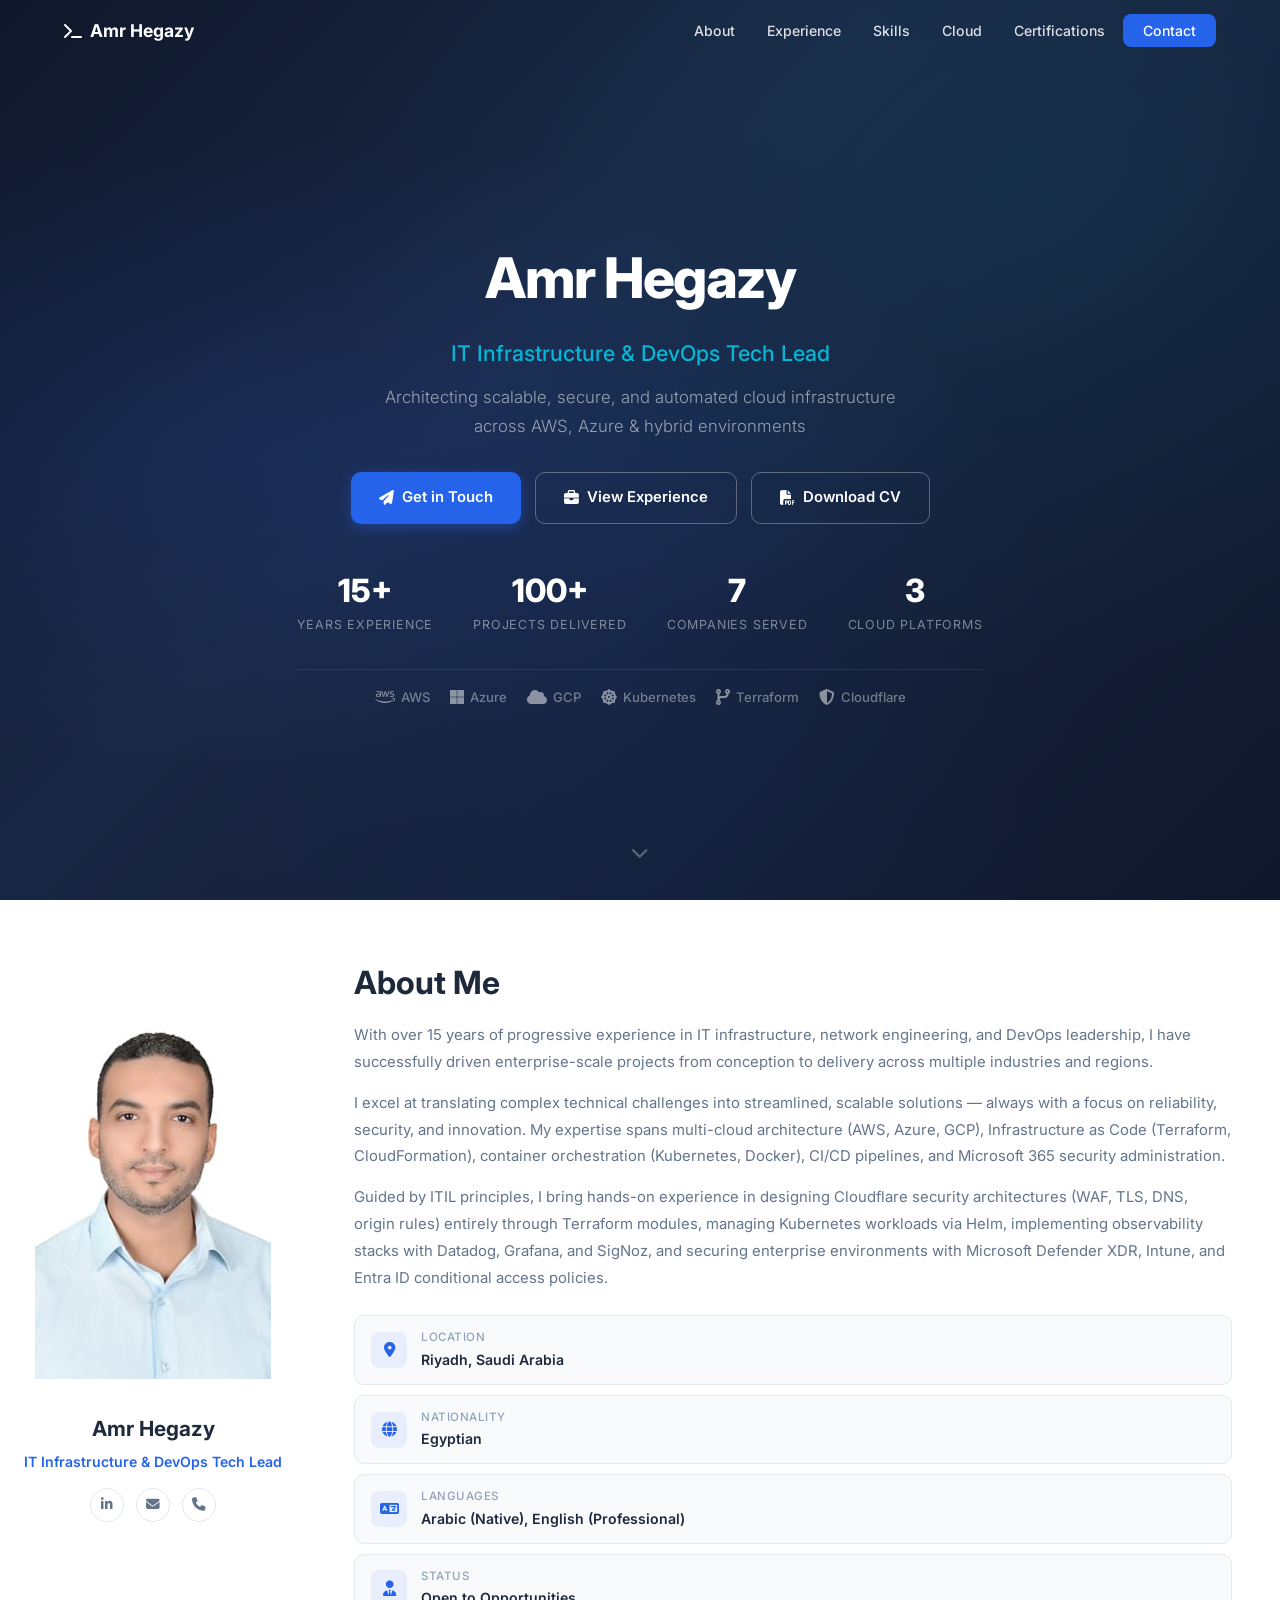
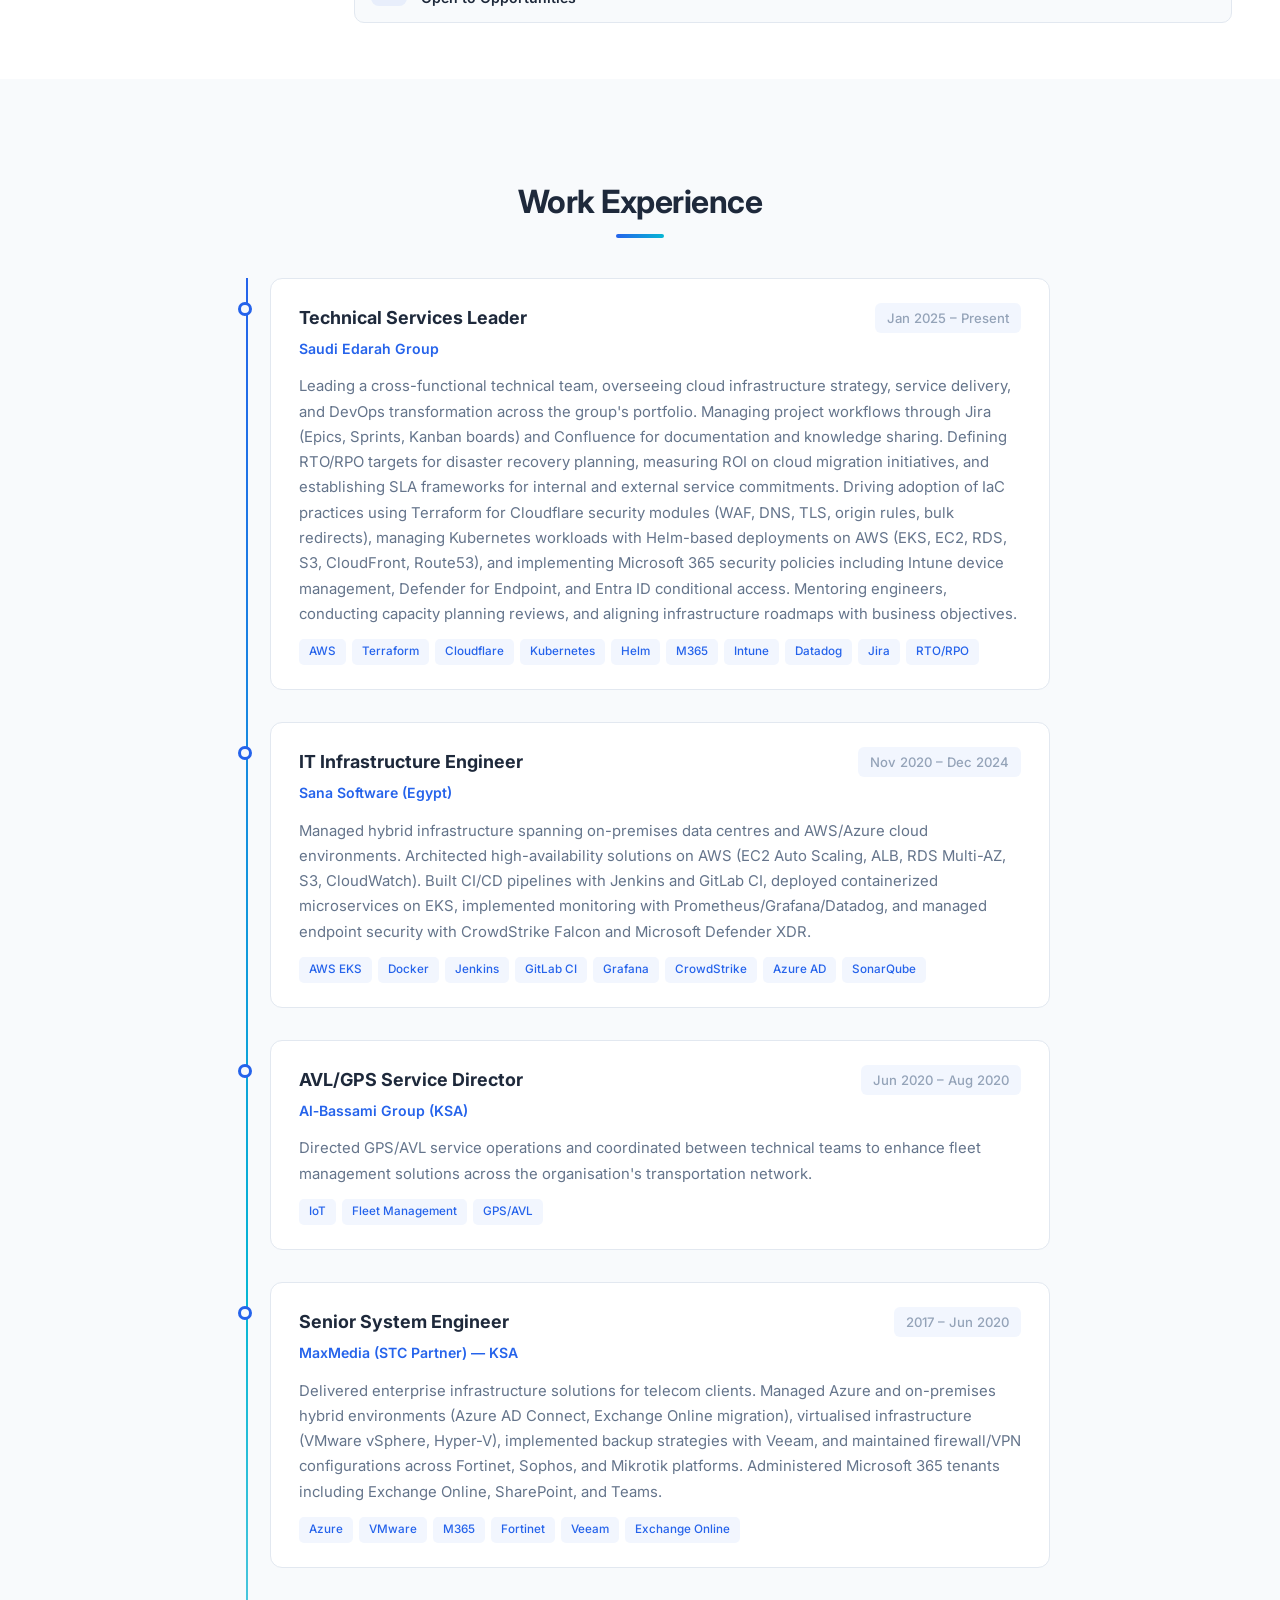
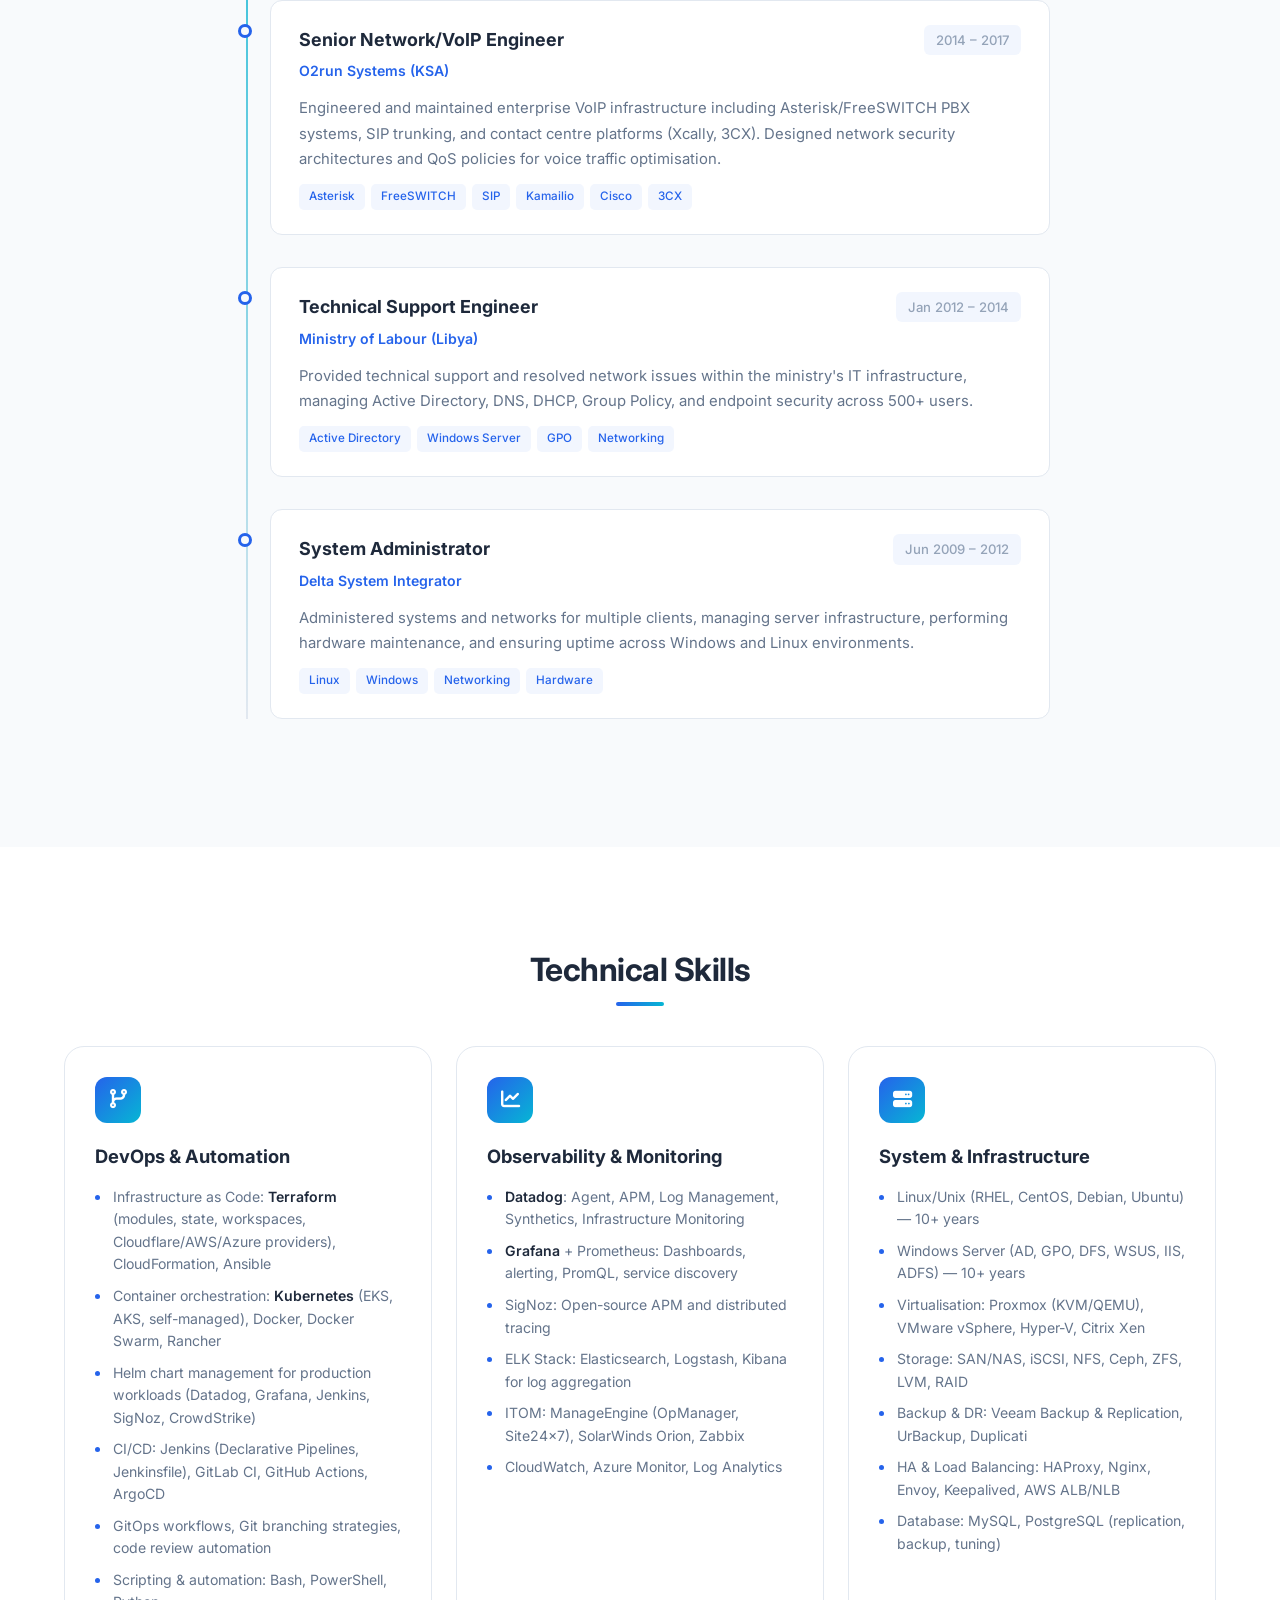
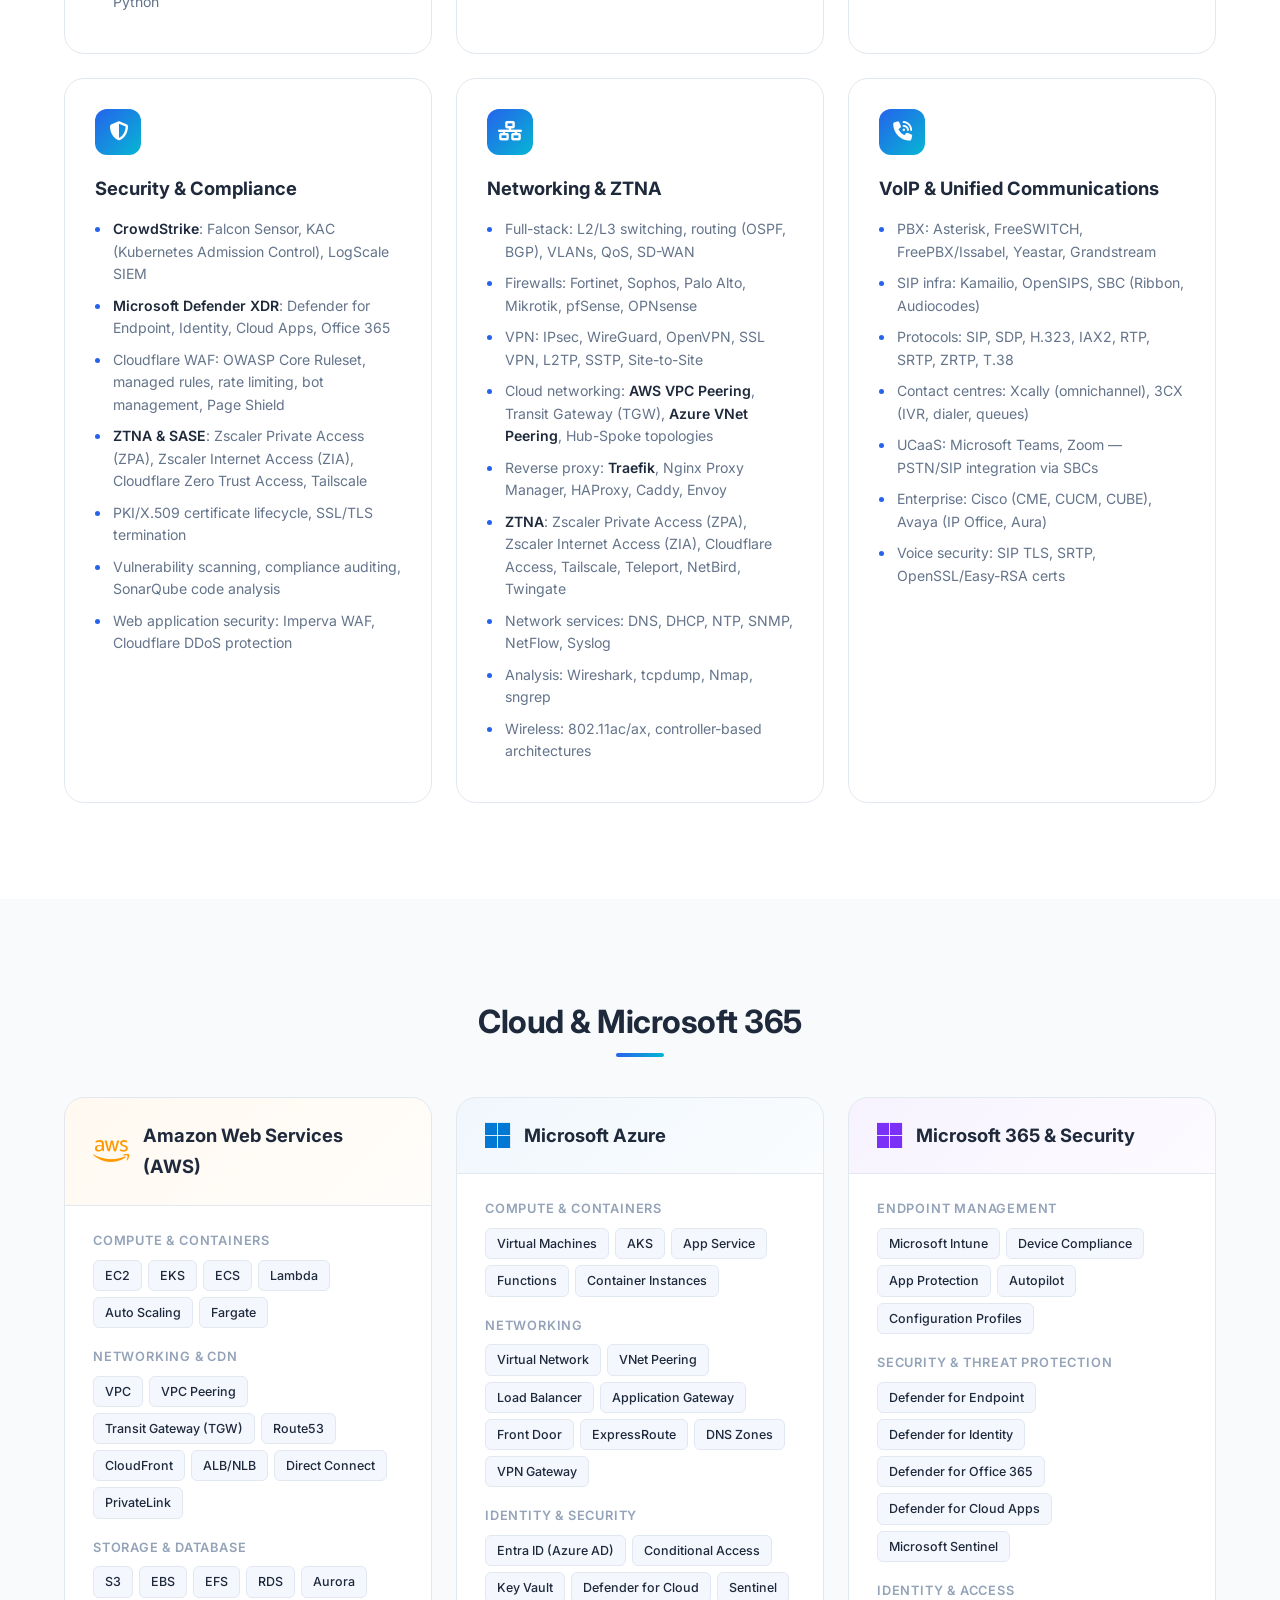
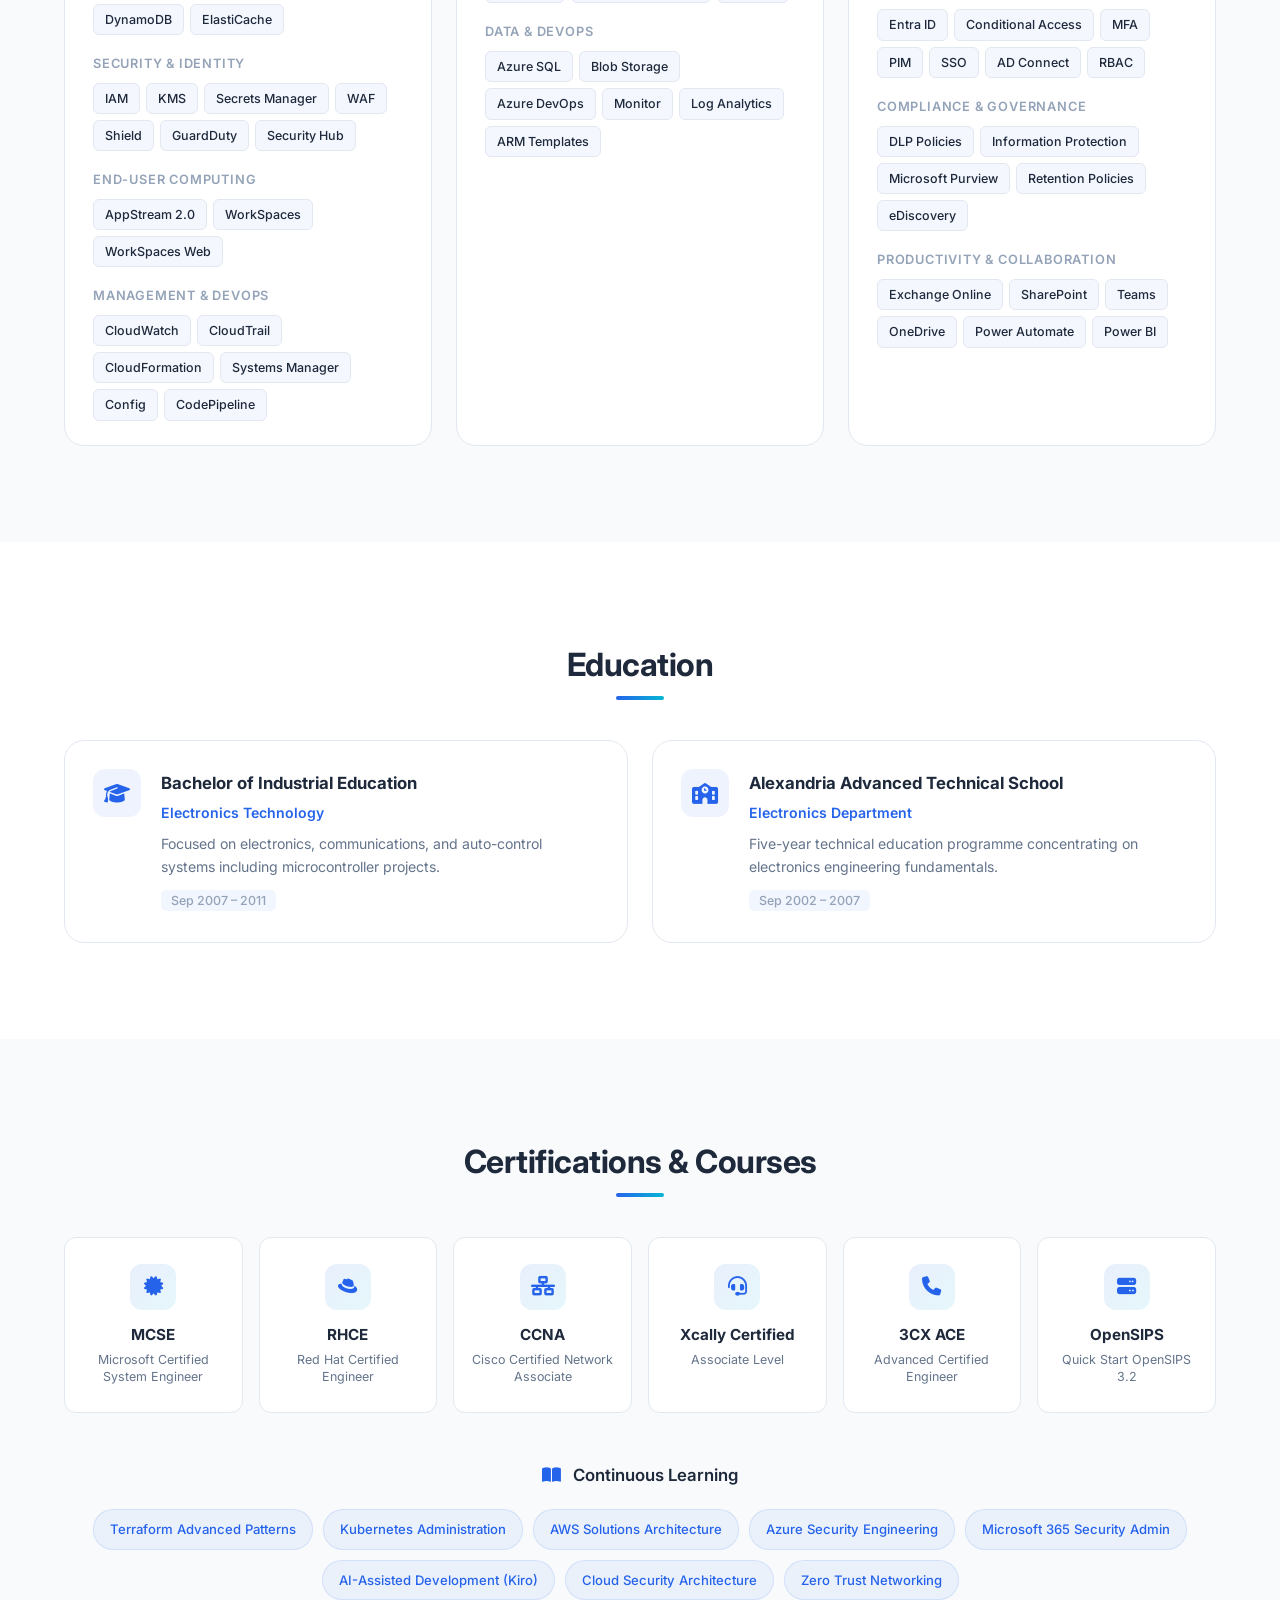
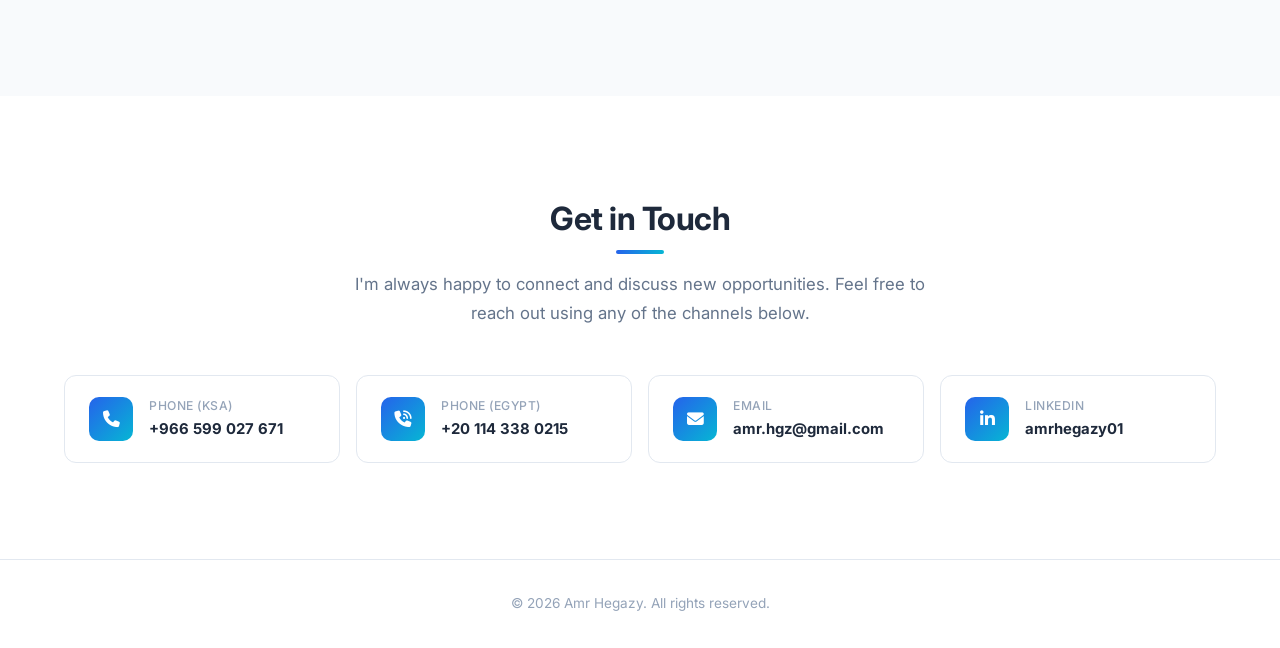
<file: index.html>
<!DOCTYPE html>
<html lang="en">
<head>
  <meta charset="utf-8" />
  <meta name="viewport" content="width=device-width, initial-scale=1.0" />
  <title>Amr Hegazy — IT Infrastructure & DevOps Tech Lead</title>
  <meta name="description" content="Amr Hegazy — 15+ years of IT infrastructure, DevOps, and cloud engineering leadership." />
  <link rel="preconnect" href="https://fonts.googleapis.com" />
  <link rel="preconnect" href="https://fonts.gstatic.com" crossorigin />
  <link href="https://fonts.googleapis.com/css2?family=Inter:wght@300;400;500;600;700;800&display=swap" rel="stylesheet" />
  <link rel="stylesheet" href="https://cdnjs.cloudflare.com/ajax/libs/font-awesome/6.5.0/css/all.min.css" />
  <link rel="stylesheet" href="css/style.css" />
</head>
<body>
  <!-- ===== NAVBAR ===== -->
  <nav class="navbar" id="navbar">
    <div class="nav-container">
      <a href="#" class="nav-logo"><i class="fas fa-terminal"></i> Amr Hegazy</a>
      <button class="nav-toggle" id="navToggle" aria-label="Toggle navigation">
        <span></span><span></span><span></span>
      </button>
      <ul class="nav-menu" id="navMenu">
        <li><a href="#about">About</a></li>
        <li><a href="#experience">Experience</a></li>
        <li><a href="#skills">Skills</a></li>
        <li><a href="#cloud">Cloud</a></li>
        <li><a href="#certifications">Certifications</a></li>
        <li><a href="#contact" class="nav-cta">Contact</a></li>
      </ul>
    </div>
  </nav>

  <!-- ===== HERO ===== -->
  <header class="hero" id="hero">
    <div class="hero-bg"></div>
    <div class="hero-particles"></div>
    <div class="hero-content">
      <h1 class="hero-title">Amr Hegazy</h1>
      <p class="hero-subtitle">IT Infrastructure & DevOps Tech Lead</p>
      <p class="hero-tagline">Architecting scalable, secure, and automated cloud infrastructure across AWS, Azure & hybrid environments</p>
      <div class="hero-actions">
        <a href="#contact" class="btn btn-primary"><i class="fas fa-paper-plane"></i> Get in Touch</a>
        <a href="#experience" class="btn btn-outline"><i class="fas fa-briefcase"></i> View Experience</a>
        <a href="cv-ats.html" class="btn btn-outline" target="_blank"><i class="fas fa-file-pdf"></i> Download CV</a>
      </div>
      <div class="hero-stats">
        <div class="stat"><span class="stat-number">15+</span><span class="stat-label">Years Experience</span></div>
        <div class="stat"><span class="stat-number">100+</span><span class="stat-label">Projects Delivered</span></div>
        <div class="stat"><span class="stat-number">7</span><span class="stat-label">Companies Served</span></div>
        <div class="stat"><span class="stat-number">3</span><span class="stat-label">Cloud Platforms</span></div>
      </div>
      <div class="hero-tech-strip">
        <span><i class="fab fa-aws"></i> AWS</span>
        <span><i class="fab fa-microsoft"></i> Azure</span>
        <span><i class="fas fa-cloud"></i> GCP</span>
        <span><i class="fas fa-dharmachakra"></i> Kubernetes</span>
        <span><i class="fas fa-code-branch"></i> Terraform</span>
        <span><i class="fas fa-shield-halved"></i> Cloudflare</span>
      </div>
    </div>
    <div class="scroll-indicator"><i class="fas fa-chevron-down"></i></div>
  </header>

  <!-- ===== ABOUT ===== -->
  <section id="about" class="section about-split">
    <div class="about-image-side">
      <img src="images/profile.jpg" alt="Amr Hegazy" />
      <div class="about-image-overlay">
        <h3>Amr Hegazy</h3>
        <p>IT Infrastructure & DevOps Tech Lead</p>
        <div class="about-social">
          <a href="https://www.linkedin.com/in/amrhegazy01" target="_blank" aria-label="LinkedIn"><i class="fab fa-linkedin-in"></i></a>
          <a href="mailto:amr.hgz@gmail.com" aria-label="Email"><i class="fas fa-envelope"></i></a>
          <a href="tel:+966599027671" aria-label="Phone"><i class="fas fa-phone"></i></a>
        </div>
      </div>
    </div>
    <div class="about-text-side">
      <h2>About Me</h2>
      <p>With over 15 years of progressive experience in IT infrastructure, network engineering, and DevOps leadership, I have successfully driven enterprise-scale projects from conception to delivery across multiple industries and regions.</p>
      <p>I excel at translating complex technical challenges into streamlined, scalable solutions — always with a focus on reliability, security, and innovation. My expertise spans multi-cloud architecture (AWS, Azure, GCP), Infrastructure as Code (Terraform, CloudFormation), container orchestration (Kubernetes, Docker), CI/CD pipelines, and Microsoft 365 security administration.</p>
      <p>Guided by ITIL principles, I bring hands-on experience in designing Cloudflare security architectures (WAF, TLS, DNS, origin rules) entirely through Terraform modules, managing Kubernetes workloads via Helm, implementing observability stacks with Datadog, Grafana, and SigNoz, and securing enterprise environments with Microsoft Defender XDR, Intune, and Entra ID conditional access policies.</p>
      <div class="about-highlights">
        <div class="highlight-item"><i class="fas fa-map-marker-alt"></i><div><span class="hl-label">Location</span><span class="hl-value">Riyadh, Saudi Arabia</span></div></div>
        <div class="highlight-item"><i class="fas fa-globe"></i><div><span class="hl-label">Nationality</span><span class="hl-value">Egyptian</span></div></div>
        <div class="highlight-item"><i class="fas fa-language"></i><div><span class="hl-label">Languages</span><span class="hl-value">Arabic (Native), English (Professional)</span></div></div>
        <div class="highlight-item"><i class="fas fa-user-tie"></i><div><span class="hl-label">Status</span><span class="hl-value">Open to Opportunities</span></div></div>
      </div>
    </div>
  </section>

  <!-- ===== EXPERIENCE ===== -->
  <section id="experience" class="section section-alt">
    <div class="container">
      <h2 class="section-title"><span>Work Experience</span></h2>
      <div class="timeline">
        <div class="timeline-item">
          <div class="timeline-marker"></div>
          <div class="timeline-content">
            <div class="timeline-header">
              <div><h3>Technical Services Leader</h3><span class="company">Saudi Edarah Group</span></div>
              <span class="date">Jan 2025 – Present</span>
            </div>
            <p>Leading a cross-functional technical team, overseeing cloud infrastructure strategy, service delivery, and DevOps transformation across the group's portfolio. Managing project workflows through Jira (Epics, Sprints, Kanban boards) and Confluence for documentation and knowledge sharing. Defining RTO/RPO targets for disaster recovery planning, measuring ROI on cloud migration initiatives, and establishing SLA frameworks for internal and external service commitments. Driving adoption of IaC practices using Terraform for Cloudflare security modules (WAF, DNS, TLS, origin rules, bulk redirects), managing Kubernetes workloads with Helm-based deployments on AWS (EKS, EC2, RDS, S3, CloudFront, Route53), and implementing Microsoft 365 security policies including Intune device management, Defender for Endpoint, and Entra ID conditional access. Mentoring engineers, conducting capacity planning reviews, and aligning infrastructure roadmaps with business objectives.</p>
            <div class="tech-tags">
              <span>AWS</span><span>Terraform</span><span>Cloudflare</span><span>Kubernetes</span><span>Helm</span><span>M365</span><span>Intune</span><span>Datadog</span><span>Jira</span><span>RTO/RPO</span>
            </div>
          </div>
        </div>
        <div class="timeline-item">
          <div class="timeline-marker"></div>
          <div class="timeline-content">
            <div class="timeline-header">
              <div><h3>IT Infrastructure Engineer</h3><span class="company">Sana Software (Egypt)</span></div>
              <span class="date">Nov 2020 – Dec 2024</span>
            </div>
            <p>Managed hybrid infrastructure spanning on-premises data centres and AWS/Azure cloud environments. Architected high-availability solutions on AWS (EC2 Auto Scaling, ALB, RDS Multi-AZ, S3, CloudWatch). Built CI/CD pipelines with Jenkins and GitLab CI, deployed containerized microservices on EKS, implemented monitoring with Prometheus/Grafana/Datadog, and managed endpoint security with CrowdStrike Falcon and Microsoft Defender XDR.</p>
            <div class="tech-tags">
              <span>AWS EKS</span><span>Docker</span><span>Jenkins</span><span>GitLab CI</span><span>Grafana</span><span>CrowdStrike</span><span>Azure AD</span><span>SonarQube</span>
            </div>
          </div>
        </div>
        <div class="timeline-item">
          <div class="timeline-marker"></div>
          <div class="timeline-content">
            <div class="timeline-header">
              <div><h3>AVL/GPS Service Director</h3><span class="company">Al‑Bassami Group (KSA)</span></div>
              <span class="date">Jun 2020 – Aug 2020</span>
            </div>
            <p>Directed GPS/AVL service operations and coordinated between technical teams to enhance fleet management solutions across the organisation's transportation network.</p>
            <div class="tech-tags"><span>IoT</span><span>Fleet Management</span><span>GPS/AVL</span></div>
          </div>
        </div>
        <div class="timeline-item">
          <div class="timeline-marker"></div>
          <div class="timeline-content">
            <div class="timeline-header">
              <div><h3>Senior System Engineer</h3><span class="company">MaxMedia (STC Partner) — KSA</span></div>
              <span class="date">2017 – Jun 2020</span>
            </div>
            <p>Delivered enterprise infrastructure solutions for telecom clients. Managed Azure and on-premises hybrid environments (Azure AD Connect, Exchange Online migration), virtualised infrastructure (VMware vSphere, Hyper-V), implemented backup strategies with Veeam, and maintained firewall/VPN configurations across Fortinet, Sophos, and Mikrotik platforms. Administered Microsoft 365 tenants including Exchange Online, SharePoint, and Teams.</p>
            <div class="tech-tags"><span>Azure</span><span>VMware</span><span>M365</span><span>Fortinet</span><span>Veeam</span><span>Exchange Online</span></div>
          </div>
        </div>
        <div class="timeline-item">
          <div class="timeline-marker"></div>
          <div class="timeline-content">
            <div class="timeline-header">
              <div><h3>Senior Network/VoIP Engineer</h3><span class="company">O2run Systems (KSA)</span></div>
              <span class="date">2014 – 2017</span>
            </div>
            <p>Engineered and maintained enterprise VoIP infrastructure including Asterisk/FreeSWITCH PBX systems, SIP trunking, and contact centre platforms (Xcally, 3CX). Designed network security architectures and QoS policies for voice traffic optimisation.</p>
            <div class="tech-tags"><span>Asterisk</span><span>FreeSWITCH</span><span>SIP</span><span>Kamailio</span><span>Cisco</span><span>3CX</span></div>
          </div>
        </div>
        <div class="timeline-item">
          <div class="timeline-marker"></div>
          <div class="timeline-content">
            <div class="timeline-header">
              <div><h3>Technical Support Engineer</h3><span class="company">Ministry of Labour (Libya)</span></div>
              <span class="date">Jan 2012 – 2014</span>
            </div>
            <p>Provided technical support and resolved network issues within the ministry's IT infrastructure, managing Active Directory, DNS, DHCP, Group Policy, and endpoint security across 500+ users.</p>
            <div class="tech-tags"><span>Active Directory</span><span>Windows Server</span><span>GPO</span><span>Networking</span></div>
          </div>
        </div>
        <div class="timeline-item">
          <div class="timeline-marker"></div>
          <div class="timeline-content">
            <div class="timeline-header">
              <div><h3>System Administrator</h3><span class="company">Delta System Integrator</span></div>
              <span class="date">Jun 2009 – 2012</span>
            </div>
            <p>Administered systems and networks for multiple clients, managing server infrastructure, performing hardware maintenance, and ensuring uptime across Windows and Linux environments.</p>
            <div class="tech-tags"><span>Linux</span><span>Windows</span><span>Networking</span><span>Hardware</span></div>
          </div>
        </div>
      </div>
    </div>
  </section>

  <!-- ===== SKILLS ===== -->
  <section id="skills" class="section">
    <div class="container">
      <h2 class="section-title"><span>Technical Skills</span></h2>
      <div class="skills-grid">
        <div class="skill-card">
          <div class="skill-icon"><i class="fas fa-code-branch"></i></div>
          <h3>DevOps & Automation</h3>
          <ul>
            <li>Infrastructure as Code: <strong>Terraform</strong> (modules, state, workspaces, Cloudflare/AWS/Azure providers), CloudFormation, Ansible</li>
            <li>Container orchestration: <strong>Kubernetes</strong> (EKS, AKS, self-managed), Docker, Docker Swarm, Rancher</li>
            <li>Helm chart management for production workloads (Datadog, Grafana, Jenkins, SigNoz, CrowdStrike)</li>
            <li>CI/CD: Jenkins (Declarative Pipelines, Jenkinsfile), GitLab CI, GitHub Actions, ArgoCD</li>
            <li>GitOps workflows, Git branching strategies, code review automation</li>
            <li>Scripting & automation: Bash, PowerShell, Python</li>
          </ul>
        </div>
        <div class="skill-card">
          <div class="skill-icon"><i class="fas fa-chart-line"></i></div>
          <h3>Observability & Monitoring</h3>
          <ul>
            <li><strong>Datadog</strong>: Agent, APM, Log Management, Synthetics, Infrastructure Monitoring</li>
            <li><strong>Grafana</strong> + Prometheus: Dashboards, alerting, PromQL, service discovery</li>
            <li>SigNoz: Open-source APM and distributed tracing</li>
            <li>ELK Stack: Elasticsearch, Logstash, Kibana for log aggregation</li>
            <li>ITOM: ManageEngine (OpManager, Site24x7), SolarWinds Orion, Zabbix</li>
            <li>CloudWatch, Azure Monitor, Log Analytics</li>
          </ul>
        </div>
        <div class="skill-card">
          <div class="skill-icon"><i class="fas fa-server"></i></div>
          <h3>System & Infrastructure</h3>
          <ul>
            <li>Linux/Unix (RHEL, CentOS, Debian, Ubuntu) — 10+ years</li>
            <li>Windows Server (AD, GPO, DFS, WSUS, IIS, ADFS) — 10+ years</li>
            <li>Virtualisation: Proxmox (KVM/QEMU), VMware vSphere, Hyper-V, Citrix Xen</li>
            <li>Storage: SAN/NAS, iSCSI, NFS, Ceph, ZFS, LVM, RAID</li>
            <li>Backup & DR: Veeam Backup & Replication, UrBackup, Duplicati</li>
            <li>HA & Load Balancing: HAProxy, Nginx, Envoy, Keepalived, AWS ALB/NLB</li>
            <li>Database: MySQL, PostgreSQL (replication, backup, tuning)</li>
          </ul>
        </div>
        <div class="skill-card">
          <div class="skill-icon"><i class="fas fa-shield-halved"></i></div>
          <h3>Security & Compliance</h3>
          <ul>
            <li><strong>CrowdStrike</strong>: Falcon Sensor, KAC (Kubernetes Admission Control), LogScale SIEM</li>
            <li><strong>Microsoft Defender XDR</strong>: Defender for Endpoint, Identity, Cloud Apps, Office 365</li>
            <li>Cloudflare WAF: OWASP Core Ruleset, managed rules, rate limiting, bot management, Page Shield</li>
            <li><strong>ZTNA & SASE</strong>: Zscaler Private Access (ZPA), Zscaler Internet Access (ZIA), Cloudflare Zero Trust Access, Tailscale</li>
            <li>PKI/X.509 certificate lifecycle, SSL/TLS termination</li>
            <li>Vulnerability scanning, compliance auditing, SonarQube code analysis</li>
            <li>Web application security: Imperva WAF, Cloudflare DDoS protection</li>
          </ul>
        </div>
        <div class="skill-card">
          <div class="skill-icon"><i class="fas fa-network-wired"></i></div>
          <h3>Networking & ZTNA</h3>
          <ul>
            <li>Full-stack: L2/L3 switching, routing (OSPF, BGP), VLANs, QoS, SD-WAN</li>
            <li>Firewalls: Fortinet, Sophos, Palo Alto, Mikrotik, pfSense, OPNsense</li>
            <li>VPN: IPsec, WireGuard, OpenVPN, SSL VPN, L2TP, SSTP, Site-to-Site</li>
            <li>Cloud networking: <strong>AWS VPC Peering</strong>, Transit Gateway (TGW), <strong>Azure VNet Peering</strong>, Hub-Spoke topologies</li>
            <li>Reverse proxy: <strong>Traefik</strong>, Nginx Proxy Manager, HAProxy, Caddy, Envoy</li>
            <li><strong>ZTNA</strong>: Zscaler Private Access (ZPA), Zscaler Internet Access (ZIA), Cloudflare Access, Tailscale, Teleport, NetBird, Twingate</li>
            <li>Network services: DNS, DHCP, NTP, SNMP, NetFlow, Syslog</li>
            <li>Analysis: Wireshark, tcpdump, Nmap, sngrep</li>
            <li>Wireless: 802.11ac/ax, controller-based architectures</li>
          </ul>
        </div>
        <div class="skill-card">
          <div class="skill-icon"><i class="fas fa-phone-volume"></i></div>
          <h3>VoIP & Unified Communications</h3>
          <ul>
            <li>PBX: Asterisk, FreeSWITCH, FreePBX/Issabel, Yeastar, Grandstream</li>
            <li>SIP infra: Kamailio, OpenSIPS, SBC (Ribbon, Audiocodes)</li>
            <li>Protocols: SIP, SDP, H.323, IAX2, RTP, SRTP, ZRTP, T.38</li>
            <li>Contact centres: Xcally (omnichannel), 3CX (IVR, dialer, queues)</li>
            <li>UCaaS: Microsoft Teams, Zoom — PSTN/SIP integration via SBCs</li>
            <li>Enterprise: Cisco (CME, CUCM, CUBE), Avaya (IP Office, Aura)</li>
            <li>Voice security: SIP TLS, SRTP, OpenSSL/Easy-RSA certs</li>
          </ul>
        </div>
      </div>
    </div>
  </section>

  <!-- ===== CLOUD PLATFORMS ===== -->
  <section id="cloud" class="section section-alt">
    <div class="container">
      <h2 class="section-title"><span>Cloud & Microsoft 365</span></h2>
      <div class="cloud-grid">

        <div class="cloud-card aws">
          <div class="cloud-card-header">
            <i class="fab fa-aws"></i>
            <h3>Amazon Web Services (AWS)</h3>
          </div>
          <div class="cloud-card-body">
            <div class="cloud-category">
              <h4>Compute & Containers</h4>
              <div class="cloud-tags"><span>EC2</span><span>EKS</span><span>ECS</span><span>Lambda</span><span>Auto Scaling</span><span>Fargate</span></div>
            </div>
            <div class="cloud-category">
              <h4>Networking & CDN</h4>
              <div class="cloud-tags"><span>VPC</span><span>VPC Peering</span><span>Transit Gateway (TGW)</span><span>Route53</span><span>CloudFront</span><span>ALB/NLB</span><span>Direct Connect</span><span>PrivateLink</span></div>
            </div>
            <div class="cloud-category">
              <h4>Storage & Database</h4>
              <div class="cloud-tags"><span>S3</span><span>EBS</span><span>EFS</span><span>RDS</span><span>Aurora</span><span>DynamoDB</span><span>ElastiCache</span></div>
            </div>
            <div class="cloud-category">
              <h4>Security & Identity</h4>
              <div class="cloud-tags"><span>IAM</span><span>KMS</span><span>Secrets Manager</span><span>WAF</span><span>Shield</span><span>GuardDuty</span><span>Security Hub</span></div>
            </div>
            <div class="cloud-category">
              <h4>End-User Computing</h4>
              <div class="cloud-tags"><span>AppStream 2.0</span><span>WorkSpaces</span><span>WorkSpaces Web</span></div>
            </div>
            <div class="cloud-category">
              <h4>Management & DevOps</h4>
              <div class="cloud-tags"><span>CloudWatch</span><span>CloudTrail</span><span>CloudFormation</span><span>Systems Manager</span><span>Config</span><span>CodePipeline</span></div>
            </div>
          </div>
        </div>

        <div class="cloud-card azure">
          <div class="cloud-card-header">
            <i class="fab fa-microsoft"></i>
            <h3>Microsoft Azure</h3>
          </div>
          <div class="cloud-card-body">
            <div class="cloud-category">
              <h4>Compute & Containers</h4>
              <div class="cloud-tags"><span>Virtual Machines</span><span>AKS</span><span>App Service</span><span>Functions</span><span>Container Instances</span></div>
            </div>
            <div class="cloud-category">
              <h4>Networking</h4>
              <div class="cloud-tags"><span>Virtual Network</span><span>VNet Peering</span><span>Load Balancer</span><span>Application Gateway</span><span>Front Door</span><span>ExpressRoute</span><span>DNS Zones</span><span>VPN Gateway</span></div>
            </div>
            <div class="cloud-category">
              <h4>Identity & Security</h4>
              <div class="cloud-tags"><span>Entra ID (Azure AD)</span><span>Conditional Access</span><span>Key Vault</span><span>Defender for Cloud</span><span>Sentinel</span></div>
            </div>
            <div class="cloud-category">
              <h4>Data & DevOps</h4>
              <div class="cloud-tags"><span>Azure SQL</span><span>Blob Storage</span><span>Azure DevOps</span><span>Monitor</span><span>Log Analytics</span><span>ARM Templates</span></div>
            </div>
          </div>
        </div>

        <div class="cloud-card m365">
          <div class="cloud-card-header">
            <i class="fab fa-microsoft"></i>
            <h3>Microsoft 365 & Security</h3>
          </div>
          <div class="cloud-card-body">
            <div class="cloud-category">
              <h4>Endpoint Management</h4>
              <div class="cloud-tags"><span>Microsoft Intune</span><span>Device Compliance</span><span>App Protection</span><span>Autopilot</span><span>Configuration Profiles</span></div>
            </div>
            <div class="cloud-category">
              <h4>Security & Threat Protection</h4>
              <div class="cloud-tags"><span>Defender for Endpoint</span><span>Defender for Identity</span><span>Defender for Office 365</span><span>Defender for Cloud Apps</span><span>Microsoft Sentinel</span></div>
            </div>
            <div class="cloud-category">
              <h4>Identity & Access</h4>
              <div class="cloud-tags"><span>Entra ID</span><span>Conditional Access</span><span>MFA</span><span>PIM</span><span>SSO</span><span>AD Connect</span><span>RBAC</span></div>
            </div>
            <div class="cloud-category">
              <h4>Compliance & Governance</h4>
              <div class="cloud-tags"><span>DLP Policies</span><span>Information Protection</span><span>Microsoft Purview</span><span>Retention Policies</span><span>eDiscovery</span></div>
            </div>
            <div class="cloud-category">
              <h4>Productivity & Collaboration</h4>
              <div class="cloud-tags"><span>Exchange Online</span><span>SharePoint</span><span>Teams</span><span>OneDrive</span><span>Power Automate</span><span>Power BI</span></div>
            </div>
          </div>
        </div>

      </div>
    </div>
  </section>

  <!-- ===== EDUCATION ===== -->
  <section id="education" class="section">
    <div class="container">
      <h2 class="section-title"><span>Education</span></h2>
      <div class="education-grid">
        <div class="edu-card">
          <div class="edu-icon"><i class="fas fa-graduation-cap"></i></div>
          <div class="edu-content">
            <h3>Bachelor of Industrial Education</h3>
            <p class="edu-field">Electronics Technology</p>
            <p class="edu-details">Focused on electronics, communications, and auto-control systems including microcontroller projects.</p>
            <span class="edu-date">Sep 2007 – 2011</span>
          </div>
        </div>
        <div class="edu-card">
          <div class="edu-icon"><i class="fas fa-school"></i></div>
          <div class="edu-content">
            <h3>Alexandria Advanced Technical School</h3>
            <p class="edu-field">Electronics Department</p>
            <p class="edu-details">Five-year technical education programme concentrating on electronics engineering fundamentals.</p>
            <span class="edu-date">Sep 2002 – 2007</span>
          </div>
        </div>
      </div>
    </div>
  </section>

  <!-- ===== CERTIFICATIONS ===== -->
  <section id="certifications" class="section section-alt">
    <div class="container">
      <h2 class="section-title"><span>Certifications & Courses</span></h2>
      <div class="certs-grid">
        <div class="cert-card"><div class="cert-badge"><i class="fas fa-certificate"></i></div><h4>MCSE</h4><p>Microsoft Certified System Engineer</p></div>
        <div class="cert-card"><div class="cert-badge"><i class="fab fa-redhat"></i></div><h4>RHCE</h4><p>Red Hat Certified Engineer</p></div>
        <div class="cert-card"><div class="cert-badge"><i class="fas fa-network-wired"></i></div><h4>CCNA</h4><p>Cisco Certified Network Associate</p></div>
        <div class="cert-card"><div class="cert-badge"><i class="fas fa-headset"></i></div><h4>Xcally Certified</h4><p>Associate Level</p></div>
        <div class="cert-card"><div class="cert-badge"><i class="fas fa-phone"></i></div><h4>3CX ACE</h4><p>Advanced Certified Engineer</p></div>
        <div class="cert-card"><div class="cert-badge"><i class="fas fa-server"></i></div><h4>OpenSIPS</h4><p>Quick Start OpenSIPS 3.2</p></div>
      </div>
      <div class="continuous-learning">
        <h3><i class="fas fa-book-open"></i> Continuous Learning</h3>
        <div class="learning-tags">
          <span>Terraform Advanced Patterns</span>
          <span>Kubernetes Administration</span>
          <span>AWS Solutions Architecture</span>
          <span>Azure Security Engineering</span>
          <span>Microsoft 365 Security Admin</span>
          <span>AI-Assisted Development (Kiro)</span>
          <span>Cloud Security Architecture</span>
          <span>Zero Trust Networking</span>
        </div>
      </div>
    </div>
  </section>

  <!-- ===== CONTACT ===== -->
  <section id="contact" class="section">
    <div class="container">
      <h2 class="section-title"><span>Get in Touch</span></h2>
      <p class="section-subtitle">I'm always happy to connect and discuss new opportunities. Feel free to reach out using any of the channels below.</p>
      <div class="contact-grid">
        <a href="tel:+966599027671" class="contact-card" aria-label="Call KSA number">
          <div class="contact-icon-wrap"><i class="fas fa-phone"></i></div>
          <div class="contact-info"><span class="contact-label">Phone (KSA)</span><span class="contact-value">+966 599 027 671</span></div>
        </a>
        <a href="tel:+201143380215" class="contact-card" aria-label="Call Egypt number">
          <div class="contact-icon-wrap"><i class="fas fa-phone-volume"></i></div>
          <div class="contact-info"><span class="contact-label">Phone (Egypt)</span><span class="contact-value">+20 114 338 0215</span></div>
        </a>
        <a href="mailto:amr.hgz@gmail.com" class="contact-card" aria-label="Send email">
          <div class="contact-icon-wrap"><i class="fas fa-envelope"></i></div>
          <div class="contact-info"><span class="contact-label">Email</span><span class="contact-value">amr.hgz@gmail.com</span></div>
        </a>
        <a href="https://www.linkedin.com/in/amrhegazy01" target="_blank" rel="noopener" class="contact-card" aria-label="LinkedIn profile">
          <div class="contact-icon-wrap"><i class="fab fa-linkedin-in"></i></div>
          <div class="contact-info"><span class="contact-label">LinkedIn</span><span class="contact-value">amrhegazy01</span></div>
        </a>
      </div>
    </div>
  </section>

  <!-- ===== FOOTER ===== -->
  <footer class="footer">
    <div class="container">
      <p>&copy; <span id="currentYear"></span> Amr Hegazy. All rights reserved.</p>
    </div>
  </footer>

  <!-- ===== SCRIPTS ===== -->
  <script>
    const navToggle = document.getElementById('navToggle');
    const navMenu = document.getElementById('navMenu');
    navToggle.addEventListener('click', () => {
      navMenu.classList.toggle('active');
      navToggle.classList.toggle('active');
    });
    document.querySelectorAll('.nav-menu a').forEach(link => {
      link.addEventListener('click', () => {
        navMenu.classList.remove('active');
        navToggle.classList.remove('active');
      });
    });
    const navbar = document.getElementById('navbar');
    window.addEventListener('scroll', () => {
      navbar.classList.toggle('scrolled', window.scrollY > 50);
    });
    const observer = new IntersectionObserver((entries) => {
      entries.forEach(entry => {
        if (entry.isIntersecting) entry.target.classList.add('visible');
      });
    }, { threshold: 0.1, rootMargin: '0px 0px -50px 0px' });
    document.getElementById('currentYear').textContent = new Date().getFullYear();
    document.querySelectorAll('.timeline-item, .skill-card, .edu-card, .cert-card, .contact-card, .detail-card, .cloud-card').forEach(el => observer.observe(el));
  </script>
</body>
</html>
</file>
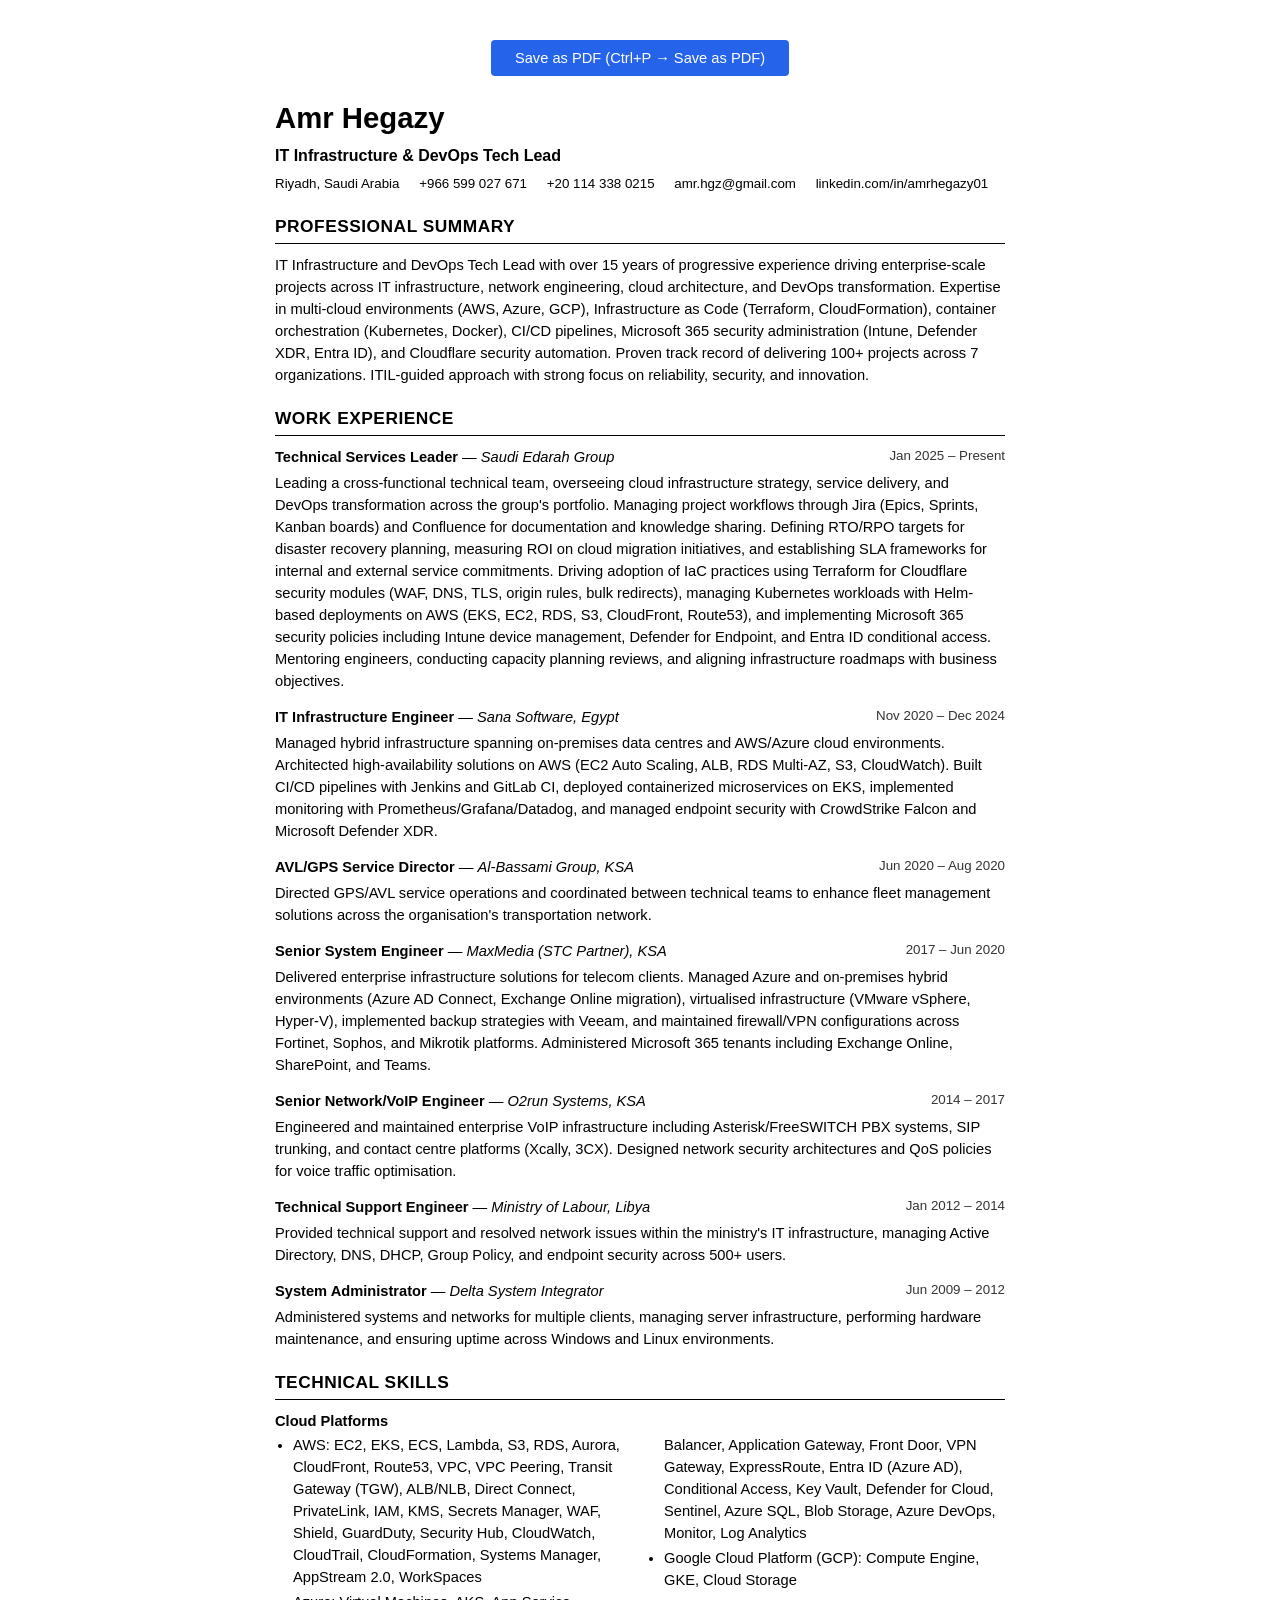
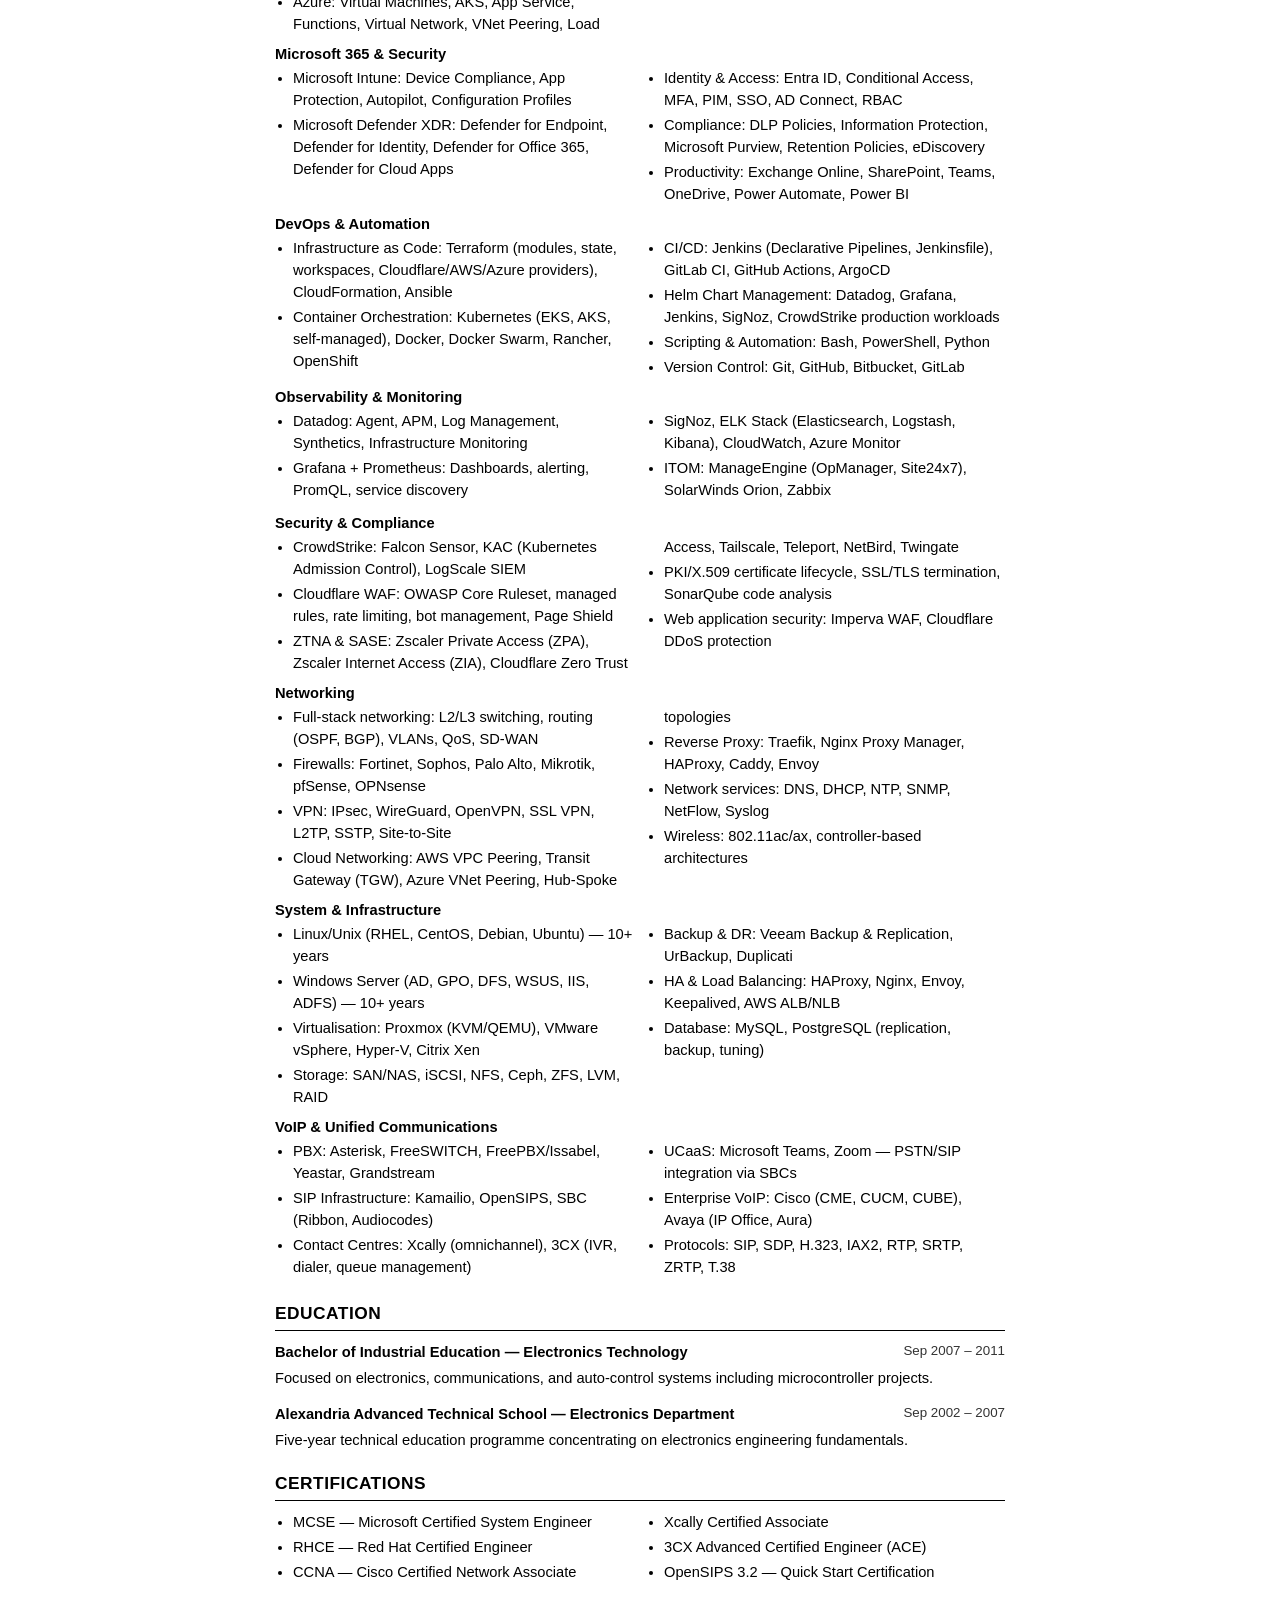
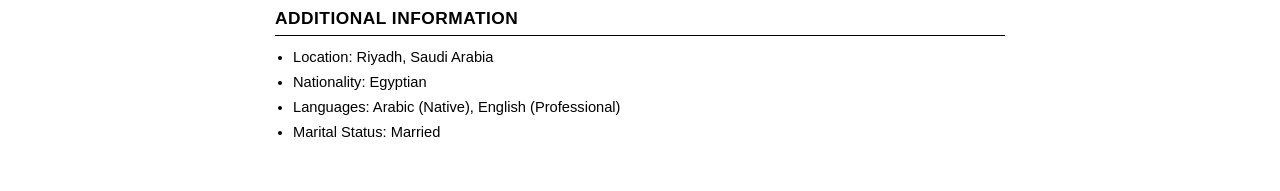
<file: cv-ats.html>
<!DOCTYPE html>
<html lang="en">
<head>
  <meta charset="utf-8" />
  <meta name="viewport" content="width=device-width, initial-scale=1.0" />
  <title>Amr Hegazy — CV</title>
  <style>
    /* ATS-friendly: single column, standard fonts, no images, no columns, no tables */
    * { box-sizing: border-box; margin: 0; padding: 0; }
    body {
      font-family: 'Calibri', 'Arial', sans-serif;
      font-size: 11pt;
      line-height: 1.5;
      color: #000;
      background: #fff;
      padding: 40px 60px;
      max-width: 850px;
      margin: 0 auto;
    }
    h1 { font-size: 22pt; font-weight: bold; margin-bottom: 4px; }
    h2 {
      font-size: 13pt; font-weight: bold; text-transform: uppercase;
      border-bottom: 1.5px solid #000; padding-bottom: 3px;
      margin-top: 20px; margin-bottom: 10px; letter-spacing: 0.5px;
    }
    h3 { font-size: 11pt; font-weight: bold; margin-bottom: 2px; }
    p, li { font-size: 11pt; line-height: 1.5; }
    ul { margin-left: 18px; margin-bottom: 8px; }
    li { margin-bottom: 3px; }
    a { color: #000; text-decoration: none; }
    .header-info { margin-bottom: 6px; font-size: 10pt; }
    .header-info span { margin-right: 16px; }
    .job { margin-bottom: 14px; }
    .job-header { display: flex; justify-content: space-between; flex-wrap: wrap; }
    .job-title { font-weight: bold; }
    .job-company { font-style: italic; }
    .job-date { font-size: 10pt; color: #333; }
    .job p { margin-top: 4px; }
    .skills-section ul { columns: 2; column-gap: 30px; }
    .certs ul { columns: 2; column-gap: 30px; }
    .no-print { margin-bottom: 20px; text-align: center; }
    .no-print button {
      padding: 10px 24px; font-size: 11pt; cursor: pointer;
      background: #2563eb; color: #fff; border: none; border-radius: 4px;
    }
    .no-print button:hover { background: #1d4ed8; }
    @media print {
      body { padding: 20px 40px; }
      .no-print { display: none; }
    }
  </style>
</head>
<body>

<div class="no-print">
  <button onclick="window.print()">Save as PDF (Ctrl+P → Save as PDF)</button>
</div>

<!-- HEADER -->
<h1>Amr Hegazy</h1>
<p style="font-size: 12pt; font-weight: bold; margin-bottom: 6px;">IT Infrastructure & DevOps Tech Lead</p>
<div class="header-info">
  <span>Riyadh, Saudi Arabia</span>
  <span>+966 599 027 671</span>
  <span>+20 114 338 0215</span>
  <span>amr.hgz@gmail.com</span>
  <span>linkedin.com/in/amrhegazy01</span>
</div>

<!-- PROFESSIONAL SUMMARY -->
<h2>Professional Summary</h2>
<p>IT Infrastructure and DevOps Tech Lead with over 15 years of progressive experience driving enterprise-scale projects across IT infrastructure, network engineering, cloud architecture, and DevOps transformation. Expertise in multi-cloud environments (AWS, Azure, GCP), Infrastructure as Code (Terraform, CloudFormation), container orchestration (Kubernetes, Docker), CI/CD pipelines, Microsoft 365 security administration (Intune, Defender XDR, Entra ID), and Cloudflare security automation. Proven track record of delivering 100+ projects across 7 organizations. ITIL-guided approach with strong focus on reliability, security, and innovation.</p>

<!-- WORK EXPERIENCE -->
<h2>Work Experience</h2>

<div class="job">
  <div class="job-header">
    <div><span class="job-title">Technical Services Leader</span> — <span class="job-company">Saudi Edarah Group</span></div>
    <span class="job-date">Jan 2025 – Present</span>
  </div>
  <p>Leading a cross-functional technical team, overseeing cloud infrastructure strategy, service delivery, and DevOps transformation across the group's portfolio. Managing project workflows through Jira (Epics, Sprints, Kanban boards) and Confluence for documentation and knowledge sharing. Defining RTO/RPO targets for disaster recovery planning, measuring ROI on cloud migration initiatives, and establishing SLA frameworks for internal and external service commitments. Driving adoption of IaC practices using Terraform for Cloudflare security modules (WAF, DNS, TLS, origin rules, bulk redirects), managing Kubernetes workloads with Helm-based deployments on AWS (EKS, EC2, RDS, S3, CloudFront, Route53), and implementing Microsoft 365 security policies including Intune device management, Defender for Endpoint, and Entra ID conditional access. Mentoring engineers, conducting capacity planning reviews, and aligning infrastructure roadmaps with business objectives.</p>
</div>

<div class="job">
  <div class="job-header">
    <div><span class="job-title">IT Infrastructure Engineer</span> — <span class="job-company">Sana Software, Egypt</span></div>
    <span class="job-date">Nov 2020 – Dec 2024</span>
  </div>
  <p>Managed hybrid infrastructure spanning on-premises data centres and AWS/Azure cloud environments. Architected high-availability solutions on AWS (EC2 Auto Scaling, ALB, RDS Multi-AZ, S3, CloudWatch). Built CI/CD pipelines with Jenkins and GitLab CI, deployed containerized microservices on EKS, implemented monitoring with Prometheus/Grafana/Datadog, and managed endpoint security with CrowdStrike Falcon and Microsoft Defender XDR.</p>
</div>

<div class="job">
  <div class="job-header">
    <div><span class="job-title">AVL/GPS Service Director</span> — <span class="job-company">Al-Bassami Group, KSA</span></div>
    <span class="job-date">Jun 2020 – Aug 2020</span>
  </div>
  <p>Directed GPS/AVL service operations and coordinated between technical teams to enhance fleet management solutions across the organisation's transportation network.</p>
</div>

<div class="job">
  <div class="job-header">
    <div><span class="job-title">Senior System Engineer</span> — <span class="job-company">MaxMedia (STC Partner), KSA</span></div>
    <span class="job-date">2017 – Jun 2020</span>
  </div>
  <p>Delivered enterprise infrastructure solutions for telecom clients. Managed Azure and on-premises hybrid environments (Azure AD Connect, Exchange Online migration), virtualised infrastructure (VMware vSphere, Hyper-V), implemented backup strategies with Veeam, and maintained firewall/VPN configurations across Fortinet, Sophos, and Mikrotik platforms. Administered Microsoft 365 tenants including Exchange Online, SharePoint, and Teams.</p>
</div>

<div class="job">
  <div class="job-header">
    <div><span class="job-title">Senior Network/VoIP Engineer</span> — <span class="job-company">O2run Systems, KSA</span></div>
    <span class="job-date">2014 – 2017</span>
  </div>
  <p>Engineered and maintained enterprise VoIP infrastructure including Asterisk/FreeSWITCH PBX systems, SIP trunking, and contact centre platforms (Xcally, 3CX). Designed network security architectures and QoS policies for voice traffic optimisation.</p>
</div>

<div class="job">
  <div class="job-header">
    <div><span class="job-title">Technical Support Engineer</span> — <span class="job-company">Ministry of Labour, Libya</span></div>
    <span class="job-date">Jan 2012 – 2014</span>
  </div>
  <p>Provided technical support and resolved network issues within the ministry's IT infrastructure, managing Active Directory, DNS, DHCP, Group Policy, and endpoint security across 500+ users.</p>
</div>

<div class="job">
  <div class="job-header">
    <div><span class="job-title">System Administrator</span> — <span class="job-company">Delta System Integrator</span></div>
    <span class="job-date">Jun 2009 – 2012</span>
  </div>
  <p>Administered systems and networks for multiple clients, managing server infrastructure, performing hardware maintenance, and ensuring uptime across Windows and Linux environments.</p>
</div>

<!-- TECHNICAL SKILLS -->
<h2>Technical Skills</h2>

<h3>Cloud Platforms</h3>
<div class="skills-section">
<ul>
  <li>AWS: EC2, EKS, ECS, Lambda, S3, RDS, Aurora, CloudFront, Route53, VPC, VPC Peering, Transit Gateway (TGW), ALB/NLB, Direct Connect, PrivateLink, IAM, KMS, Secrets Manager, WAF, Shield, GuardDuty, Security Hub, CloudWatch, CloudTrail, CloudFormation, Systems Manager, AppStream 2.0, WorkSpaces</li>
  <li>Azure: Virtual Machines, AKS, App Service, Functions, Virtual Network, VNet Peering, Load Balancer, Application Gateway, Front Door, VPN Gateway, ExpressRoute, Entra ID (Azure AD), Conditional Access, Key Vault, Defender for Cloud, Sentinel, Azure SQL, Blob Storage, Azure DevOps, Monitor, Log Analytics</li>
  <li>Google Cloud Platform (GCP): Compute Engine, GKE, Cloud Storage</li>
</ul>
</div>

<h3>Microsoft 365 & Security</h3>
<div class="skills-section">
<ul>
  <li>Microsoft Intune: Device Compliance, App Protection, Autopilot, Configuration Profiles</li>
  <li>Microsoft Defender XDR: Defender for Endpoint, Defender for Identity, Defender for Office 365, Defender for Cloud Apps</li>
  <li>Identity & Access: Entra ID, Conditional Access, MFA, PIM, SSO, AD Connect, RBAC</li>
  <li>Compliance: DLP Policies, Information Protection, Microsoft Purview, Retention Policies, eDiscovery</li>
  <li>Productivity: Exchange Online, SharePoint, Teams, OneDrive, Power Automate, Power BI</li>
</ul>
</div>

<h3>DevOps & Automation</h3>
<div class="skills-section">
<ul>
  <li>Infrastructure as Code: Terraform (modules, state, workspaces, Cloudflare/AWS/Azure providers), CloudFormation, Ansible</li>
  <li>Container Orchestration: Kubernetes (EKS, AKS, self-managed), Docker, Docker Swarm, Rancher, OpenShift</li>
  <li>CI/CD: Jenkins (Declarative Pipelines, Jenkinsfile), GitLab CI, GitHub Actions, ArgoCD</li>
  <li>Helm Chart Management: Datadog, Grafana, Jenkins, SigNoz, CrowdStrike production workloads</li>
  <li>Scripting & Automation: Bash, PowerShell, Python</li>
  <li>Version Control: Git, GitHub, Bitbucket, GitLab</li>
</ul>
</div>

<h3>Observability & Monitoring</h3>
<div class="skills-section">
<ul>
  <li>Datadog: Agent, APM, Log Management, Synthetics, Infrastructure Monitoring</li>
  <li>Grafana + Prometheus: Dashboards, alerting, PromQL, service discovery</li>
  <li>SigNoz, ELK Stack (Elasticsearch, Logstash, Kibana), CloudWatch, Azure Monitor</li>
  <li>ITOM: ManageEngine (OpManager, Site24x7), SolarWinds Orion, Zabbix</li>
</ul>
</div>

<h3>Security & Compliance</h3>
<div class="skills-section">
<ul>
  <li>CrowdStrike: Falcon Sensor, KAC (Kubernetes Admission Control), LogScale SIEM</li>
  <li>Cloudflare WAF: OWASP Core Ruleset, managed rules, rate limiting, bot management, Page Shield</li>
  <li>ZTNA & SASE: Zscaler Private Access (ZPA), Zscaler Internet Access (ZIA), Cloudflare Zero Trust Access, Tailscale, Teleport, NetBird, Twingate</li>
  <li>PKI/X.509 certificate lifecycle, SSL/TLS termination, SonarQube code analysis</li>
  <li>Web application security: Imperva WAF, Cloudflare DDoS protection</li>
</ul>
</div>

<h3>Networking</h3>
<div class="skills-section">
<ul>
  <li>Full-stack networking: L2/L3 switching, routing (OSPF, BGP), VLANs, QoS, SD-WAN</li>
  <li>Firewalls: Fortinet, Sophos, Palo Alto, Mikrotik, pfSense, OPNsense</li>
  <li>VPN: IPsec, WireGuard, OpenVPN, SSL VPN, L2TP, SSTP, Site-to-Site</li>
  <li>Cloud Networking: AWS VPC Peering, Transit Gateway (TGW), Azure VNet Peering, Hub-Spoke topologies</li>
  <li>Reverse Proxy: Traefik, Nginx Proxy Manager, HAProxy, Caddy, Envoy</li>
  <li>Network services: DNS, DHCP, NTP, SNMP, NetFlow, Syslog</li>
  <li>Wireless: 802.11ac/ax, controller-based architectures</li>
</ul>
</div>

<h3>System & Infrastructure</h3>
<div class="skills-section">
<ul>
  <li>Linux/Unix (RHEL, CentOS, Debian, Ubuntu) — 10+ years</li>
  <li>Windows Server (AD, GPO, DFS, WSUS, IIS, ADFS) — 10+ years</li>
  <li>Virtualisation: Proxmox (KVM/QEMU), VMware vSphere, Hyper-V, Citrix Xen</li>
  <li>Storage: SAN/NAS, iSCSI, NFS, Ceph, ZFS, LVM, RAID</li>
  <li>Backup & DR: Veeam Backup & Replication, UrBackup, Duplicati</li>
  <li>HA & Load Balancing: HAProxy, Nginx, Envoy, Keepalived, AWS ALB/NLB</li>
  <li>Database: MySQL, PostgreSQL (replication, backup, tuning)</li>
</ul>
</div>

<h3>VoIP & Unified Communications</h3>
<div class="skills-section">
<ul>
  <li>PBX: Asterisk, FreeSWITCH, FreePBX/Issabel, Yeastar, Grandstream</li>
  <li>SIP Infrastructure: Kamailio, OpenSIPS, SBC (Ribbon, Audiocodes)</li>
  <li>Contact Centres: Xcally (omnichannel), 3CX (IVR, dialer, queue management)</li>
  <li>UCaaS: Microsoft Teams, Zoom — PSTN/SIP integration via SBCs</li>
  <li>Enterprise VoIP: Cisco (CME, CUCM, CUBE), Avaya (IP Office, Aura)</li>
  <li>Protocols: SIP, SDP, H.323, IAX2, RTP, SRTP, ZRTP, T.38</li>
</ul>
</div>

<!-- EDUCATION -->
<h2>Education</h2>

<div class="job">
  <div class="job-header">
    <div><span class="job-title">Bachelor of Industrial Education — Electronics Technology</span></div>
    <span class="job-date">Sep 2007 – 2011</span>
  </div>
  <p>Focused on electronics, communications, and auto-control systems including microcontroller projects.</p>
</div>

<div class="job">
  <div class="job-header">
    <div><span class="job-title">Alexandria Advanced Technical School — Electronics Department</span></div>
    <span class="job-date">Sep 2002 – 2007</span>
  </div>
  <p>Five-year technical education programme concentrating on electronics engineering fundamentals.</p>
</div>

<!-- CERTIFICATIONS -->
<h2>Certifications</h2>
<div class="certs">
<ul>
  <li>MCSE — Microsoft Certified System Engineer</li>
  <li>RHCE — Red Hat Certified Engineer</li>
  <li>CCNA — Cisco Certified Network Associate</li>
  <li>Xcally Certified Associate</li>
  <li>3CX Advanced Certified Engineer (ACE)</li>
  <li>OpenSIPS 3.2 — Quick Start Certification</li>
</ul>
</div>

<!-- ADDITIONAL INFORMATION -->
<h2>Additional Information</h2>
<ul>
  <li>Location: Riyadh, Saudi Arabia</li>
  <li>Nationality: Egyptian</li>
  <li>Languages: Arabic (Native), English (Professional)</li>
  <li>Marital Status: Married</li>
</ul>

</body>
</html>
</file>
<file: css/style.css>
/* ============================================================
   Professional CV — Amr Hegazy
   Modern, clean design with subtle animations
   ============================================================ */

:root {
  --primary: #2563eb;
  --primary-dark: #1d4ed8;
  --primary-light: #3b82f6;
  --accent: #06b6d4;
  --bg: #ffffff;
  --bg-alt: #f8fafc;
  --bg-dark: #0f172a;
  --text: #1e293b;
  --text-light: #64748b;
  --text-muted: #94a3b8;
  --border: #e2e8f0;
  --shadow-sm: 0 1px 3px rgba(0,0,0,0.08);
  --shadow-md: 0 4px 12px rgba(0,0,0,0.08);
  --shadow-lg: 0 10px 40px rgba(0,0,0,0.1);
  --radius: 12px;
  --radius-lg: 20px;
  --transition: 0.3s cubic-bezier(0.4, 0, 0.2, 1);
  --font: 'Inter', -apple-system, BlinkMacSystemFont, 'Segoe UI', sans-serif;
  --aws-orange: #ff9900;
  --azure-blue: #0078d4;
  --m365-purple: #7b2ff7;
}

*, *::before, *::after { box-sizing: border-box; margin: 0; padding: 0; }

html { scroll-behavior: smooth; scroll-padding-top: 80px; }

body {
  font-family: var(--font);
  font-size: 16px;
  line-height: 1.7;
  color: var(--text);
  background: var(--bg);
  -webkit-font-smoothing: antialiased;
}

img { max-width: 100%; height: auto; display: block; }
a { color: var(--primary); text-decoration: none; transition: color var(--transition); }
a:hover { color: var(--primary-dark); }
.container { max-width: 1200px; margin: 0 auto; padding: 0 24px; }

/* === Navbar === */
.navbar {
  position: fixed; top: 0; left: 0; right: 0; z-index: 1000;
  background: transparent; transition: all var(--transition); padding: 16px 0;
}
.navbar.scrolled {
  background: rgba(255,255,255,0.97); backdrop-filter: blur(16px);
  -webkit-backdrop-filter: blur(16px); box-shadow: var(--shadow-sm); padding: 10px 0;
}
.nav-container {
  max-width: 1200px; margin: 0 auto; padding: 0 24px;
  display: flex; align-items: center; justify-content: space-between;
}
.nav-logo {
  font-size: 1.1rem; font-weight: 700; color: #fff;
  display: flex; align-items: center; gap: 8px; transition: color var(--transition);
}
.nav-logo i { font-size: 1rem; }
.navbar.scrolled .nav-logo { color: var(--primary); }
.nav-menu { list-style: none; display: flex; align-items: center; gap: 4px; }
.nav-menu a {
  color: rgba(255,255,255,0.85); font-weight: 500; font-size: 0.88rem;
  padding: 8px 14px; border-radius: 8px; transition: all var(--transition);
}
.nav-menu a:hover { color: #fff; background: rgba(255,255,255,0.1); }
.navbar.scrolled .nav-menu a { color: var(--text); }
.navbar.scrolled .nav-menu a:hover { color: var(--primary); background: rgba(37,99,235,0.05); }
.nav-cta { background: var(--primary) !important; color: #fff !important; padding: 8px 20px !important; }
.nav-cta:hover { background: var(--primary-dark) !important; }
.nav-toggle {
  display: none; flex-direction: column; gap: 5px;
  background: none; border: none; cursor: pointer; padding: 4px;
}
.nav-toggle span { width: 24px; height: 2.5px; background: #fff; border-radius: 2px; transition: all var(--transition); }
.navbar.scrolled .nav-toggle span { background: var(--text); }

/* === Hero === */
.hero {
  position: relative; min-height: 100vh; display: flex;
  align-items: center; justify-content: center; text-align: center;
  overflow: hidden; background: linear-gradient(135deg, #0f172a 0%, #1a2744 40%, #0f172a 100%);
}
.hero-bg {
  position: absolute; inset: 0;
  background:
    radial-gradient(ellipse at 20% 50%, rgba(37,99,235,0.12) 0%, transparent 50%),
    radial-gradient(ellipse at 80% 20%, rgba(6,182,212,0.08) 0%, transparent 50%),
    radial-gradient(ellipse at 50% 80%, rgba(37,99,235,0.06) 0%, transparent 50%);
}
.hero-particles {
  position: absolute; inset: 0;
  background-image:
    radial-gradient(1px 1px at 10% 20%, rgba(255,255,255,0.15) 0%, transparent 100%),
    radial-gradient(1px 1px at 30% 60%, rgba(255,255,255,0.1) 0%, transparent 100%),
    radial-gradient(1px 1px at 50% 30%, rgba(255,255,255,0.12) 0%, transparent 100%),
    radial-gradient(1px 1px at 70% 70%, rgba(255,255,255,0.08) 0%, transparent 100%),
    radial-gradient(1px 1px at 90% 40%, rgba(255,255,255,0.1) 0%, transparent 100%);
}
.hero-content { position: relative; z-index: 2; padding: 120px 24px 80px; max-width: 800px; }
.hero-title { font-size: 3.5rem; font-weight: 800; color: #fff; letter-spacing: -1.5px; margin-bottom: 8px; }
.hero-subtitle { font-size: 1.35rem; font-weight: 500; color: var(--accent); margin-bottom: 12px; }
.hero-tagline { font-size: 1.05rem; color: rgba(255,255,255,0.55); max-width: 560px; margin: 0 auto 32px; font-weight: 300; line-height: 1.7; }
.hero-actions { display: flex; gap: 14px; justify-content: center; flex-wrap: wrap; margin-bottom: 48px; }

/* Buttons */
.btn {
  display: inline-flex; align-items: center; gap: 8px; padding: 12px 28px;
  border-radius: 10px; font-weight: 600; font-size: 0.93rem;
  transition: all var(--transition); cursor: pointer; border: none;
}
.btn-primary { background: var(--primary); color: #fff; box-shadow: 0 4px 14px rgba(37,99,235,0.4); }
.btn-primary:hover { background: var(--primary-dark); transform: translateY(-2px); box-shadow: 0 6px 20px rgba(37,99,235,0.5); color: #fff; }
.btn-outline { background: transparent; color: #fff; border: 1.5px solid rgba(255,255,255,0.3); }
.btn-outline:hover { background: rgba(255,255,255,0.08); border-color: rgba(255,255,255,0.5); color: #fff; transform: translateY(-2px); }

/* Hero Stats */
.hero-stats { display: flex; justify-content: center; gap: 40px; flex-wrap: wrap; margin-bottom: 32px; }
.stat { text-align: center; }
.stat-number { display: block; font-size: 2rem; font-weight: 800; color: #fff; line-height: 1.2; }
.stat-label { font-size: 0.78rem; color: rgba(255,255,255,0.45); font-weight: 400; text-transform: uppercase; letter-spacing: 0.8px; }

/* Hero Tech Strip */
.hero-tech-strip {
  display: flex; justify-content: center; gap: 20px; flex-wrap: wrap; padding-top: 16px;
  border-top: 1px solid rgba(255,255,255,0.08);
}
.hero-tech-strip span {
  font-size: 0.82rem; color: rgba(255,255,255,0.4); font-weight: 500;
  display: flex; align-items: center; gap: 6px;
}
.hero-tech-strip span i { font-size: 1rem; color: rgba(255,255,255,0.5); }

/* Scroll Indicator */
.scroll-indicator {
  position: absolute; bottom: 32px; left: 50%; transform: translateX(-50%);
  color: rgba(255,255,255,0.3); font-size: 1.1rem; animation: bounce 2s infinite;
}
@keyframes bounce {
  0%, 20%, 50%, 80%, 100% { transform: translateX(-50%) translateY(0); }
  40% { transform: translateX(-50%) translateY(-8px); }
  60% { transform: translateX(-50%) translateY(-4px); }
}

/* === Sections === */
.section { padding: 96px 0; }
.section-alt { background: var(--bg-alt); }
.section-title { text-align: center; font-size: 2rem; font-weight: 700; color: var(--text); margin-bottom: 16px; letter-spacing: -0.5px; }
.section-title span { position: relative; display: inline-block; }
.section-title span::after {
  content: ''; position: absolute; bottom: -8px; left: 50%; transform: translateX(-50%);
  width: 48px; height: 4px; background: linear-gradient(90deg, var(--primary), var(--accent)); border-radius: 2px;
}
.section-subtitle { text-align: center; color: var(--text-light); max-width: 600px; margin: 24px auto 48px; font-size: 1.05rem; }

/* === About === */
/* === About (Split Layout) === */
.about-split {
  display: grid; grid-template-columns: auto 1fr; padding: 0 !important;
}
.about-image-side {
  position: relative; background: #ffffff; overflow: hidden;
  display: flex; flex-direction: column; align-items: center; justify-content: center;
}
.about-image-side img {
  max-width: 100%; height: auto; object-fit: none;
  position: relative;
}
.about-image-overlay {
  position: relative; z-index: 2; text-align: center; padding: 32px 24px;
  background: linear-gradient(0deg, rgba(255,255,255,0.95) 0%, rgba(255,255,255,0.7) 60%, transparent 100%);
  width: 100%;
}
.about-image-overlay h3 { color: var(--text); font-size: 1.3rem; font-weight: 700; margin-bottom: 4px; }
.about-image-overlay p { color: var(--primary); font-size: 0.88rem; font-weight: 600; margin-bottom: 14px; }
.about-social { display: flex; justify-content: center; gap: 12px; }
.about-social a {
  width: 34px; height: 34px; border-radius: 50%; border: 1px solid var(--border);
  display: flex; align-items: center; justify-content: center;
  color: var(--text-light); font-size: 0.85rem; transition: all var(--transition); background: #fff;
}
.about-social a:hover { background: var(--primary); border-color: var(--primary); color: #fff; }

.about-text-side { padding: 56px 48px; }
.about-text-side h2 { font-size: 2rem; font-weight: 700; color: var(--text); margin-bottom: 12px; }
.about-meta { display: flex; gap: 14px; margin-bottom: 20px; flex-wrap: wrap; }
.about-meta span {
  font-size: 0.82rem; font-weight: 600; color: var(--primary);
  padding: 4px 12px; background: rgba(37,99,235,0.06); border-radius: 6px;
}
.about-text-side p { color: var(--text-light); line-height: 1.8; margin-bottom: 14px; font-size: 0.93rem; }
.about-highlights { display: flex; flex-direction: column; gap: 10px; margin-top: 24px; }
.highlight-item {
  display: flex; align-items: center; gap: 14px; padding: 12px 16px;
  background: var(--bg-alt); border: 1px solid var(--border); border-radius: 10px;
}
.highlight-item i {
  width: 36px; height: 36px; display: flex; align-items: center; justify-content: center;
  background: rgba(37,99,235,0.08); border-radius: 8px; color: var(--primary); font-size: 0.95rem; flex-shrink: 0;
}
.hl-label { display: block; font-size: 0.72rem; color: var(--text-muted); text-transform: uppercase; letter-spacing: 0.5px; font-weight: 500; }
.hl-value { display: block; font-weight: 600; color: var(--text); font-size: 0.88rem; }

/* === Timeline === */
.timeline { position: relative; max-width: 820px; margin: 48px auto 0; padding-left: 40px; }
.timeline::before {
  content: ''; position: absolute; left: 16px; top: 0; bottom: 0; width: 2px;
  background: linear-gradient(180deg, var(--primary), var(--accent), var(--border));
}
.timeline-item { position: relative; margin-bottom: 32px; opacity: 0; transform: translateY(20px); transition: all 0.5s ease; }
.timeline-item.visible { opacity: 1; transform: translateY(0); }
.timeline-marker {
  position: absolute; left: -32px; top: 24px; width: 14px; height: 14px;
  background: var(--bg-alt); border: 3px solid var(--primary); border-radius: 50%; z-index: 2;
}
.timeline-content {
  background: var(--bg); border: 1px solid var(--border); border-radius: var(--radius);
  padding: 24px 28px; transition: all var(--transition);
}
.timeline-content:hover { border-color: var(--primary-light); box-shadow: var(--shadow-md); }
.timeline-header { display: flex; justify-content: space-between; align-items: flex-start; gap: 16px; margin-bottom: 12px; flex-wrap: wrap; }
.timeline-header h3 { font-size: 1.12rem; font-weight: 700; color: var(--text); margin-bottom: 2px; }
.company { font-size: 0.88rem; color: var(--primary); font-weight: 600; }
.date {
  font-size: 0.82rem; color: var(--text-muted); font-weight: 500; white-space: nowrap;
  background: rgba(37,99,235,0.06); padding: 4px 12px; border-radius: 6px;
}
.timeline-content p { color: var(--text-light); font-size: 0.93rem; line-height: 1.7; margin-bottom: 12px; }
.tech-tags { display: flex; flex-wrap: wrap; gap: 6px; }
.tech-tags span { font-size: 0.73rem; padding: 3px 10px; background: rgba(37,99,235,0.06); color: var(--primary); border-radius: 5px; font-weight: 500; }

/* === Skills Grid === */
.skills-grid { display: grid; grid-template-columns: repeat(auto-fit, minmax(360px, 1fr)); gap: 24px; margin-top: 48px; }
.skill-card {
  background: var(--bg); border: 1px solid var(--border); border-radius: var(--radius-lg);
  padding: 30px; transition: all var(--transition); opacity: 0; transform: translateY(20px);
}
.skill-card.visible { opacity: 1; transform: translateY(0); }
.skill-card:hover { border-color: var(--primary-light); box-shadow: var(--shadow-lg); transform: translateY(-4px); }
.skill-card.visible:hover { transform: translateY(-4px); }
.skill-icon {
  width: 46px; height: 46px; display: flex; align-items: center; justify-content: center;
  background: linear-gradient(135deg, var(--primary), var(--accent)); border-radius: 12px; margin-bottom: 18px;
}
.skill-icon i { font-size: 1.2rem; color: #fff; }
.skill-card h3 { font-size: 1.15rem; font-weight: 700; color: var(--text); margin-bottom: 14px; }
.skill-card ul { list-style: none; padding: 0; }
.skill-card ul li {
  position: relative; padding-left: 18px; margin-bottom: 9px;
  font-size: 0.88rem; color: var(--text-light); line-height: 1.6;
}
.skill-card ul li::before {
  content: ''; position: absolute; left: 0; top: 9px;
  width: 5px; height: 5px; background: var(--primary); border-radius: 50%;
}
.skill-card ul li strong { color: var(--text); font-weight: 600; }

/* === Cloud Platform Cards === */
.cloud-grid { display: grid; grid-template-columns: repeat(auto-fit, minmax(360px, 1fr)); gap: 24px; margin-top: 48px; }
.cloud-card {
  background: var(--bg); border: 1px solid var(--border); border-radius: var(--radius-lg);
  overflow: hidden; transition: all var(--transition); opacity: 0; transform: translateY(20px);
}
.cloud-card.visible { opacity: 1; transform: translateY(0); }
.cloud-card:hover { box-shadow: var(--shadow-lg); transform: translateY(-4px); }
.cloud-card.visible:hover { transform: translateY(-4px); }
.cloud-card-header {
  display: flex; align-items: center; gap: 14px; padding: 22px 28px;
  border-bottom: 1px solid var(--border);
}
.cloud-card.aws .cloud-card-header { background: linear-gradient(135deg, rgba(255,153,0,0.06), rgba(255,153,0,0.02)); }
.cloud-card.azure .cloud-card-header { background: linear-gradient(135deg, rgba(0,120,212,0.06), rgba(0,120,212,0.02)); }
.cloud-card.m365 .cloud-card-header { background: linear-gradient(135deg, rgba(123,47,247,0.06), rgba(123,47,247,0.02)); }
.cloud-card-header i { font-size: 1.8rem; }
.cloud-card.aws .cloud-card-header i { color: var(--aws-orange); }
.cloud-card.azure .cloud-card-header i { color: var(--azure-blue); }
.cloud-card.m365 .cloud-card-header i { color: var(--m365-purple); }
.cloud-card-header h3 { font-size: 1.15rem; font-weight: 700; color: var(--text); }
.cloud-card-body { padding: 24px 28px; }
.cloud-category { margin-bottom: 18px; }
.cloud-category:last-child { margin-bottom: 0; }
.cloud-category h4 { font-size: 0.8rem; font-weight: 600; color: var(--text-muted); text-transform: uppercase; letter-spacing: 0.8px; margin-bottom: 8px; }
.cloud-tags { display: flex; flex-wrap: wrap; gap: 6px; }
.cloud-tags span {
  font-size: 0.78rem; padding: 4px 11px; border-radius: 6px; font-weight: 500;
  background: rgba(37,99,235,0.05); color: var(--text); border: 1px solid var(--border);
  transition: all var(--transition);
}
.cloud-tags span:hover { background: var(--primary); color: #fff; border-color: var(--primary); }
.cloud-card.aws .cloud-tags span:hover { background: var(--aws-orange); border-color: var(--aws-orange); }
.cloud-card.azure .cloud-tags span:hover { background: var(--azure-blue); border-color: var(--azure-blue); }
.cloud-card.m365 .cloud-tags span:hover { background: var(--m365-purple); border-color: var(--m365-purple); }

/* === Education === */
.education-grid { display: grid; grid-template-columns: repeat(auto-fit, minmax(340px, 1fr)); gap: 24px; margin-top: 48px; }
.edu-card {
  display: flex; gap: 20px; padding: 28px; background: var(--bg); border: 1px solid var(--border);
  border-radius: var(--radius-lg); transition: all var(--transition); opacity: 0; transform: translateY(20px);
}
.edu-card.visible { opacity: 1; transform: translateY(0); }
.edu-card:hover { border-color: var(--primary-light); box-shadow: var(--shadow-md); }
.edu-icon {
  width: 48px; height: 48px; display: flex; align-items: center; justify-content: center;
  background: rgba(37,99,235,0.08); border-radius: 12px; flex-shrink: 0;
}
.edu-icon i { font-size: 1.3rem; color: var(--primary); }
.edu-content h3 { font-size: 1.05rem; font-weight: 700; color: var(--text); margin-bottom: 4px; }
.edu-field { color: var(--primary); font-weight: 600; font-size: 0.88rem; margin-bottom: 8px; }
.edu-details { color: var(--text-light); font-size: 0.88rem; line-height: 1.6; margin-bottom: 8px; }
.edu-date { font-size: 0.78rem; color: var(--text-muted); font-weight: 500; background: rgba(37,99,235,0.06); padding: 3px 10px; border-radius: 5px; }

/* === Certifications === */
.certs-grid { display: grid; grid-template-columns: repeat(auto-fit, minmax(160px, 1fr)); gap: 16px; margin-top: 48px; }
.cert-card {
  text-align: center; padding: 26px 14px; background: var(--bg); border: 1px solid var(--border);
  border-radius: var(--radius); transition: all var(--transition); opacity: 0; transform: scale(0.95);
}
.cert-card.visible { opacity: 1; transform: scale(1); }
.cert-card:hover { border-color: var(--primary-light); box-shadow: var(--shadow-md); transform: translateY(-4px); }
.cert-card.visible:hover { transform: translateY(-4px); }
.cert-badge {
  width: 46px; height: 46px; margin: 0 auto 12px; display: flex; align-items: center; justify-content: center;
  background: linear-gradient(135deg, rgba(37,99,235,0.1), rgba(6,182,212,0.1)); border-radius: 12px;
}
.cert-badge i { font-size: 1.2rem; color: var(--primary); }
.cert-card h4 { font-size: 0.95rem; font-weight: 700; color: var(--text); margin-bottom: 3px; }
.cert-card p { font-size: 0.78rem; color: var(--text-light); line-height: 1.4; }

/* Continuous Learning */
.continuous-learning { margin-top: 48px; text-align: center; }
.continuous-learning h3 { font-size: 1.05rem; font-weight: 600; color: var(--text); margin-bottom: 20px; }
.continuous-learning h3 i { color: var(--primary); margin-right: 8px; }
.learning-tags { display: flex; flex-wrap: wrap; justify-content: center; gap: 10px; }
.learning-tags span {
  padding: 8px 16px; background: rgba(37,99,235,0.06); color: var(--primary);
  border-radius: 20px; font-size: 0.82rem; font-weight: 500;
  border: 1px solid rgba(37,99,235,0.12); transition: all var(--transition);
}
.learning-tags span:hover { background: var(--primary); color: #fff; border-color: var(--primary); }

/* === Contact === */
.contact-grid { display: grid; grid-template-columns: repeat(auto-fit, minmax(260px, 1fr)); gap: 16px; margin-top: 32px; }
.contact-card {
  display: flex; align-items: center; gap: 16px; padding: 20px 24px;
  background: var(--bg); border: 1px solid var(--border); border-radius: var(--radius);
  transition: all var(--transition); text-decoration: none; opacity: 0; transform: translateY(15px);
}
.contact-card.visible { opacity: 1; transform: translateY(0); }
.contact-card:hover { border-color: var(--primary-light); box-shadow: var(--shadow-md); transform: translateY(-3px); text-decoration: none; }
.contact-card.visible:hover { transform: translateY(-3px); }
.contact-icon-wrap {
  width: 44px; height: 44px; display: flex; align-items: center; justify-content: center;
  background: linear-gradient(135deg, var(--primary), var(--accent)); border-radius: 10px; flex-shrink: 0;
}
.contact-icon-wrap i { color: #fff; font-size: 1.05rem; }
.contact-label { display: block; font-size: 0.76rem; color: var(--text-muted); text-transform: uppercase; letter-spacing: 0.5px; font-weight: 500; }
.contact-value { display: block; font-weight: 700; color: var(--text); font-size: 0.93rem; }

/* === Footer === */
.footer { padding: 32px 0; text-align: center; border-top: 1px solid var(--border); }
.footer p { font-size: 0.85rem; color: var(--text-muted); }

/* === Responsive === */
@media (max-width: 1024px) {
  .about-content { grid-template-columns: 1fr; }
  .skills-grid { grid-template-columns: 1fr; }
  .cloud-grid { grid-template-columns: 1fr; }
}
@media (max-width: 768px) {
  .nav-toggle { display: flex; }
  .nav-menu {
    position: fixed; top: 0; right: -100%; width: 280px; height: 100vh;
    background: var(--bg-dark); flex-direction: column; padding: 80px 24px 24px;
    gap: 4px; transition: right var(--transition); box-shadow: -4px 0 20px rgba(0,0,0,0.3);
  }
  .nav-menu.active { right: 0; }
  .nav-menu a { color: rgba(255,255,255,0.8) !important; padding: 12px 16px !important; font-size: 1rem !important; border-radius: 8px !important; }
  .nav-menu a:hover { background: rgba(255,255,255,0.05) !important; color: #fff !important; }
  .nav-toggle.active span:nth-child(1) { transform: rotate(45deg) translate(5px, 5px); }
  .nav-toggle.active span:nth-child(2) { opacity: 0; }
  .nav-toggle.active span:nth-child(3) { transform: rotate(-45deg) translate(5px, -5px); }
  .hero { min-height: 100vh; min-height: 100dvh; }
  .hero-content { padding: 100px 20px 60px; }
  .hero-title { font-size: 2.2rem; letter-spacing: -1px; }
  .about-split { grid-template-columns: 1fr; }
  .about-image-side { height: auto; padding: 30px 20px 0; }
  .about-image-side img { max-width: 220px; height: auto; object-fit: contain; border-radius: 8px; }
  .about-image-overlay { background: none; padding: 16px 10px 24px; }
  .about-text-side { padding: 32px 20px; }
  .hero-subtitle { font-size: 1.05rem; }
  .hero-tagline { font-size: 0.92rem; margin-bottom: 24px; }
  .hero-stats { gap: 24px; }
  .stat-number { font-size: 1.6rem; }
  .stat-label { font-size: 0.7rem; }
  .hero-tech-strip { gap: 14px; padding-top: 14px; }
  .hero-tech-strip span { font-size: 0.78rem; }
  .section { padding: 56px 0; }
  .section-title { font-size: 1.5rem; }
  .section-subtitle { font-size: 0.95rem; margin: 16px auto 32px; }
  .about-text .lead { font-size: 1rem; }
  .about-text p { font-size: 0.92rem; }
  .timeline { padding-left: 28px; margin-top: 32px; }
  .timeline::before { left: 10px; }
  .timeline-marker { left: -24px; width: 12px; height: 12px; }
  .timeline-content { padding: 20px; }
  .timeline-header { flex-direction: column; gap: 6px; }
  .timeline-header h3 { font-size: 1.05rem; }
  .timeline-content p { font-size: 0.88rem; }
  .skills-grid { grid-template-columns: 1fr; margin-top: 32px; }
  .skill-card { padding: 24px; }
  .skill-card h3 { font-size: 1.05rem; }
  .skill-card ul li { font-size: 0.85rem; }
  .cloud-grid { grid-template-columns: 1fr; margin-top: 32px; }
  .cloud-card-header { padding: 18px 20px; }
  .cloud-card-header i { font-size: 1.5rem; }
  .cloud-card-header h3 { font-size: 1.05rem; }
  .cloud-card-body { padding: 18px 20px; }
  .cloud-category h4 { font-size: 0.75rem; }
  .cloud-tags span { font-size: 0.72rem; padding: 3px 8px; }
  .education-grid { grid-template-columns: 1fr; margin-top: 32px; }
  .edu-card { padding: 20px; gap: 14px; }
  .certs-grid { grid-template-columns: repeat(2, 1fr); margin-top: 32px; }
  .cert-card { padding: 20px 10px; }
  .contact-grid { grid-template-columns: 1fr; }
  .contact-card { padding: 16px 20px; }
  .learning-tags span { padding: 6px 12px; font-size: 0.78rem; }
}
@media (max-width: 480px) {
  .hero-content { padding: 90px 16px 50px; }
  .hero-title { font-size: 1.8rem; }
  .hero-subtitle { font-size: 0.95rem; }
  .hero-tagline { font-size: 0.85rem; }
  .hero-actions { flex-direction: column; align-items: stretch; gap: 10px; }
  .btn { justify-content: center; padding: 12px 20px; font-size: 0.9rem; }
  .hero-stats { gap: 16px; }
  .stat-number { font-size: 1.3rem; }
  .stat-label { font-size: 0.65rem; }
  .hero-tech-strip { gap: 10px; }
  .hero-tech-strip span { font-size: 0.7rem; }
  .section { padding: 44px 0; }
  .container { padding: 0 16px; }
  .section-title { font-size: 1.35rem; }
  .about-details { gap: 8px; }
  .detail-card { padding: 12px 14px; gap: 12px; }
  .detail-card i { width: 34px; height: 34px; font-size: 0.95rem; }
  .timeline { padding-left: 22px; }
  .timeline::before { left: 6px; }
  .timeline-marker { left: -20px; width: 10px; height: 10px; }
  .timeline-content { padding: 16px; }
  .timeline-header h3 { font-size: 1rem; }
  .tech-tags span { font-size: 0.68rem; padding: 2px 7px; }
  .certs-grid { grid-template-columns: repeat(2, 1fr); gap: 10px; }
  .cert-card { padding: 16px 8px; }
  .cert-badge { width: 38px; height: 38px; margin-bottom: 8px; }
  .cert-badge i { font-size: 1rem; }
  .cert-card h4 { font-size: 0.85rem; }
  .cert-card p { font-size: 0.72rem; }
  .contact-card { gap: 12px; }
  .contact-icon-wrap { width: 38px; height: 38px; }
  .contact-icon-wrap i { font-size: 0.95rem; }
  .contact-value { font-size: 0.88rem; }
  .footer { padding: 24px 0; }
  .footer p { font-size: 0.8rem; }
}

/* === Print / PDF Styles === */
@media print {
  * { -webkit-print-color-adjust: exact !important; print-color-adjust: exact !important; }
  body { font-size: 11pt; line-height: 1.5; color: #000; background: #fff; }
  .navbar, .scroll-indicator, .hero-actions, .hero-tech-strip, .hero-particles, .hero-bg { display: none !important; }
  .hero {
    min-height: auto; padding: 40px 20px; background: #1e293b !important;
    page-break-after: avoid;
  }
  .hero-content { padding: 0; }
  .hero-title { font-size: 24pt; }
  .hero-subtitle { font-size: 14pt; }
  .hero-tagline { font-size: 10pt; margin-bottom: 16px; }
  .hero-stats { gap: 24px; }
  .stat-number { font-size: 16pt; }
  .section { padding: 24px 0; page-break-inside: avoid; }
  .section-title { font-size: 16pt; margin-bottom: 12px; }
  .timeline-item, .skill-card, .edu-card, .cert-card, .contact-card, .detail-card, .cloud-card {
    opacity: 1 !important; transform: none !important;
    page-break-inside: avoid; box-shadow: none; border: 1px solid #ddd;
  }
  .skill-card:hover, .cloud-card:hover, .contact-card:hover { transform: none; box-shadow: none; }
  .cloud-tags span:hover { background: rgba(37,99,235,0.05); color: #000; border-color: #ddd; }
  .footer { border-top: 1px solid #ccc; }
  a { color: #000; }
}
</file>
